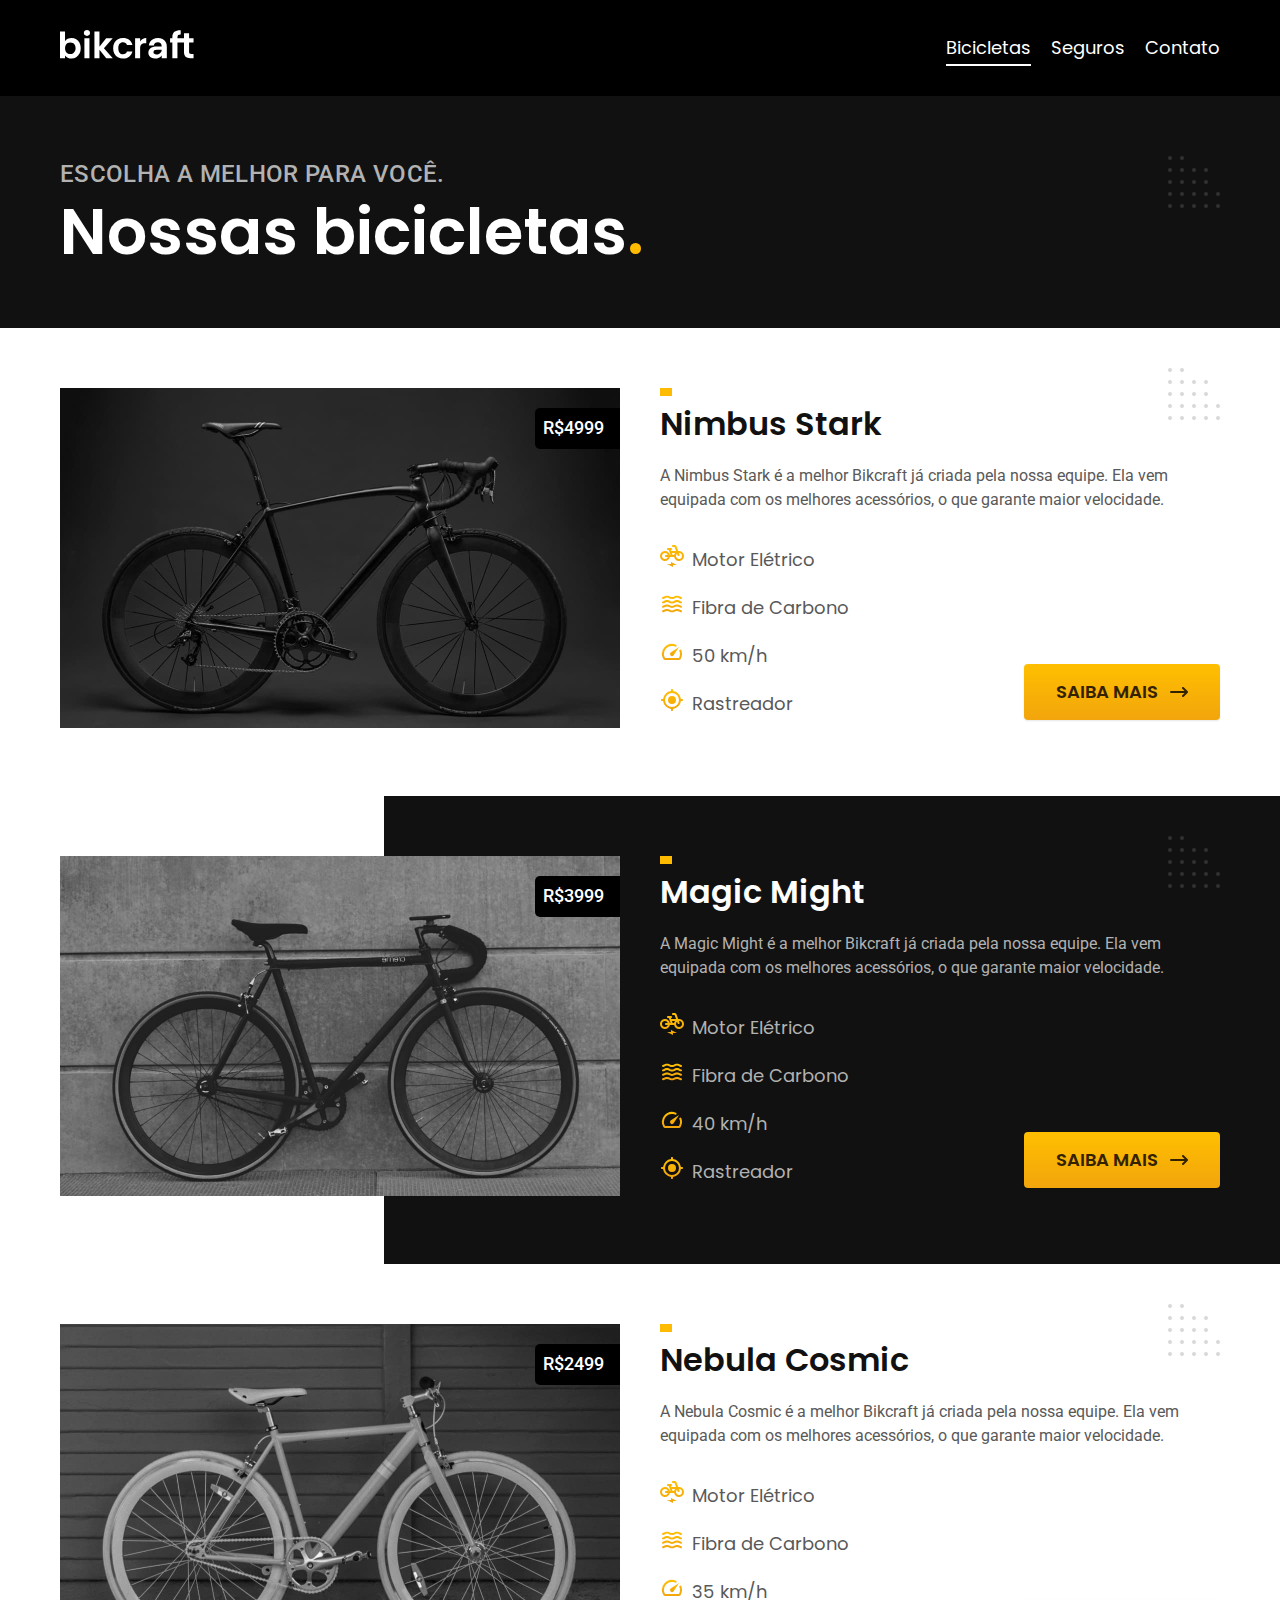
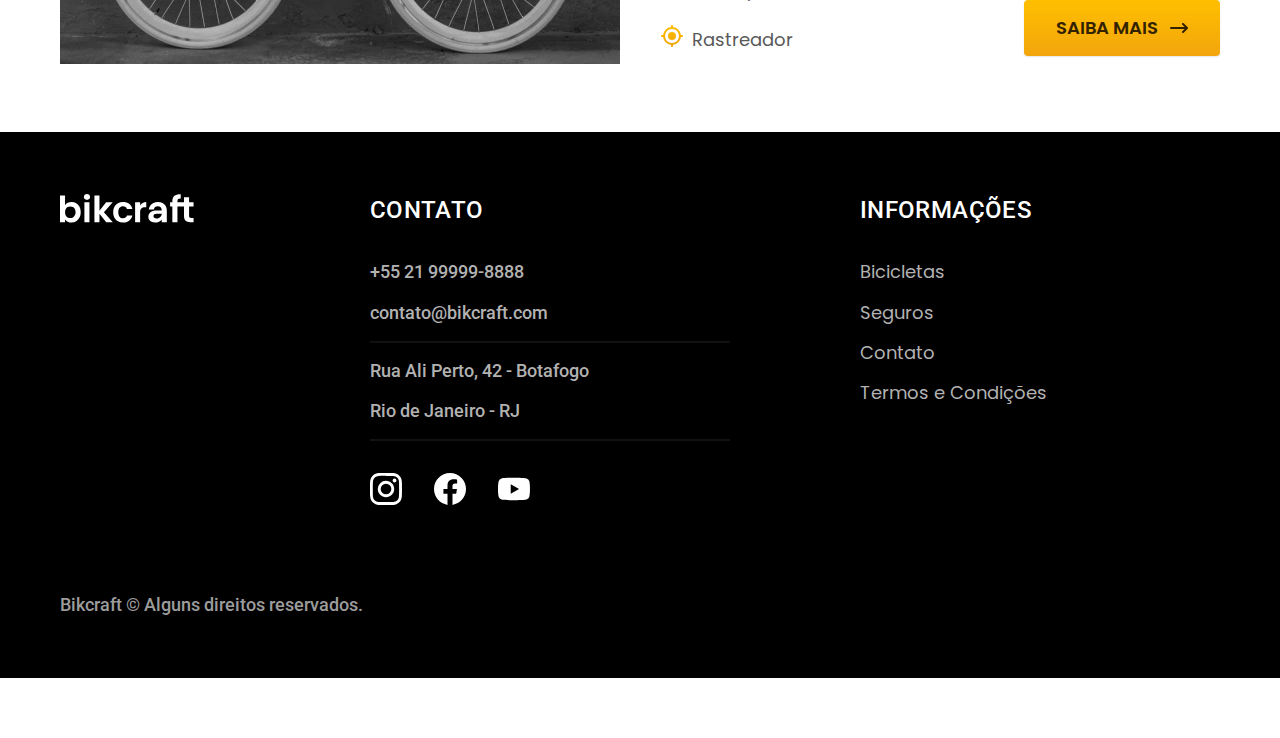
<file: bicicletas.html>
<!DOCTYPE html>
<html lang="pt-br">

<head>
    <meta charset="UTF-8">
    <meta name="description" content="Bicicletas.">
    <meta name="viewport" content="width=device-width, initial-scale=1.0">
    <title>Bicicletas | Bikcraft - Bicicletas Elétricas</title>

    <link rel="icon" href="./favicon.svg" type="image/svg+xml">
    <link rel="preload" href="./css/style.css" as="style">
    <link rel="stylesheet" href="./css/style.css">

    <link rel="preconnect" href="https://fonts.googleapis.com">
    <link rel="preconnect" href="https://fonts.gstatic.com" crossorigin>
    <link href="https://fonts.googleapis.com/css2?family=Merriweather:ital,wght@1,900&family=Poppins:wght@400;600&family=Roboto:wght@400;500&display=swap" rel="stylesheet">
    <script>document.documentElement.classList.add('js');</script>
</head>

<body id="bicicletas">
    <header class="header-bg">
        <div class="header container">
            <a href="./">
                <img src="./img/bikcraft.svg" alt="Bikcraft">
            </a>

            <nav aria-label="primaria">
                <ul class="header-menu font-1-m cor-0">
                    <li><a href="./bicicletas.html">Bicicletas</a></li>
                    <li><a href="./seguros.html">Seguros</a></li>
                    <li><a href="./contato.html">Contato</a></li>
                </ul>
            </nav>
        </div>
    </header>

    <main>
        <div class="titulo-bg">
            <div class="titulo container">
                <p class="font-2-l-b cor-5">Escolha a melhor para você.</p>
                <h1 class="font-1-xxl cor-0">Nossas bicicletas<span class="cor-p1">.</span></h1>
            </div>
        </div>

        <div class="bicicletas-bg">
            <div class="bicicletas container">
                <div class="bicicletas-imagem">
                    <img src="./img/bicicletas/nimbus.jpg" alt="Bicicleta preta">
                    <span class="font-2-m cor-0">R$4999</span>
                </div>
                <div class="bicicletas-conteudo">
                    <h2 class="font-1-xl">Nimbus Stark</h2>
                    <p class="font-2-s cor-8">A Nimbus Stark é a melhor Bikcraft já criada pela nossa equipe. Ela vem equipada com os melhores acessórios, o que garante maior velocidade.</p>
                    <ul class="font-1-m cor-8">
                        <li><img src="./img/icones/eletrica.svg" alt="">Motor Elétrico</li>
                        <li><img src="./img/icones/carbono.svg" alt="">Fibra de Carbono</li>
                        <li><img src="./img/icones/velocidade.svg" alt="">50 km/h</li>
                        <li><img src="./img/icones/rastreador.svg" alt="">Rastreador</li>
                    </ul>
                    <a class="botao seta" href="./bicicletas/nimbus.html">Saiba Mais</a>
                </div>
            </div>
        </div>

        <div class="bicicletas-bg">
            <div class="bicicletas container">
                <div class="bicicletas-imagem">
                    <img src="./img/bicicletas/magic.jpg" alt="Bicicleta preta">
                    <span class="font-2-m cor-0">R$3999</span>
                </div>
                <div class="bicicletas-conteudo">
                    <h2 class="font-1-xl cor-0">Magic Might</h2>
                    <p class="font-2-s cor-5">A Magic Might é a melhor Bikcraft já criada pela nossa equipe. Ela vem equipada com os melhores acessórios, o que garante maior velocidade.</p>
                    <ul class="font-1-m cor-5">
                        <li><img src="./img/icones/eletrica.svg" alt="">Motor Elétrico</li>
                        <li><img src="./img/icones/carbono.svg" alt="">Fibra de Carbono</li>
                        <li><img src="./img/icones/velocidade.svg" alt="">40 km/h</li>
                        <li><img src="./img/icones/rastreador.svg" alt="">Rastreador</li>
                    </ul>
                    <a class="botao seta" href="./bicicletas/magic.html">Saiba Mais</a>
                </div>
            </div>
        </div>

        <div class="bicicletas-bg">
            <div class="bicicletas container">
                <div class="bicicletas-imagem">
                    <img src="./img/bicicletas/nebula.jpg" alt="Bicicleta preta">
                    <span class="font-2-m cor-0">R$2499</span>
                </div>
                <div class="bicicletas-conteudo">
                    <h2 class="font-1-xl">Nebula Cosmic</h2>
                    <p class="font-2-s cor-8">A Nebula Cosmic é a melhor Bikcraft já criada pela nossa equipe. Ela vem equipada com os melhores acessórios, o que garante maior velocidade.</p>
                    <ul class="font-1-m cor-8">
                        <li><img src="./img/icones/eletrica.svg" alt="">Motor Elétrico</li>
                        <li><img src="./img/icones/carbono.svg" alt="">Fibra de Carbono</li>
                        <li><img src="./img/icones/velocidade.svg" alt="">35 km/h</li>
                        <li><img src="./img/icones/rastreador.svg" alt="">Rastreador</li>
                    </ul>
                    <a class="botao seta" href="./bicicletas/nebula.html">Saiba Mais</a>
                </div>
            </div>
        </div>



    </main>

    <footer class="footer-bg">
        <div class="footer container">
            <img src="./img/bikcraft.svg" alt="Bikcraft">

            <div class="footer-contato">
                <h3 class="font-2-l-b cor-0">Contato</h3>
                <ul class="font-2-m cor-5">
                    <li><a href="tel:+552199998888">+55 21 99999-8888</a></li>
                    <li><a href="mailto:contato@bikcraft.com">contato@bikcraft.com</a></li>
                    <li>Rua Ali Perto, 42 - Botafogo</li>
                    <li>Rio de Janeiro - RJ</li>
                </ul>
                <div class="footer-redes">
                    <a href="./"><img src="./img/redes/instagram.svg" alt="Instagram"></a>
                    <a href="./"><img src="./img/redes/facebook.svg" alt="Facebook"></a>
                    <a href="./"><img src="./img/redes/youtube.svg" alt="Youtube"></a>

                </div>
            </div>
            <div class="footer-informacoes">
                <h3 class="font-2-l-b cor-0">Informações</h3>
                <nav>
                    <ul class="font-1-m cor-5">
                        <li><a href="./bicicletas.html">Bicicletas</a></li>
                        <li><a href="./seguros.html">Seguros</a></li>
                        <li><a href="./contato.html">Contato</a></li>
                        <li><a href="./termos.html">Termos e Condições</a></li>
                    </ul>
                </nav>
            </div>
            <p class="footer-copy font-2-m cor-6">Bikcraft © Alguns direitos reservados.</p>
        </div>

    </footer>

    <script src="./js/script.js"></script>
</body>
</file>
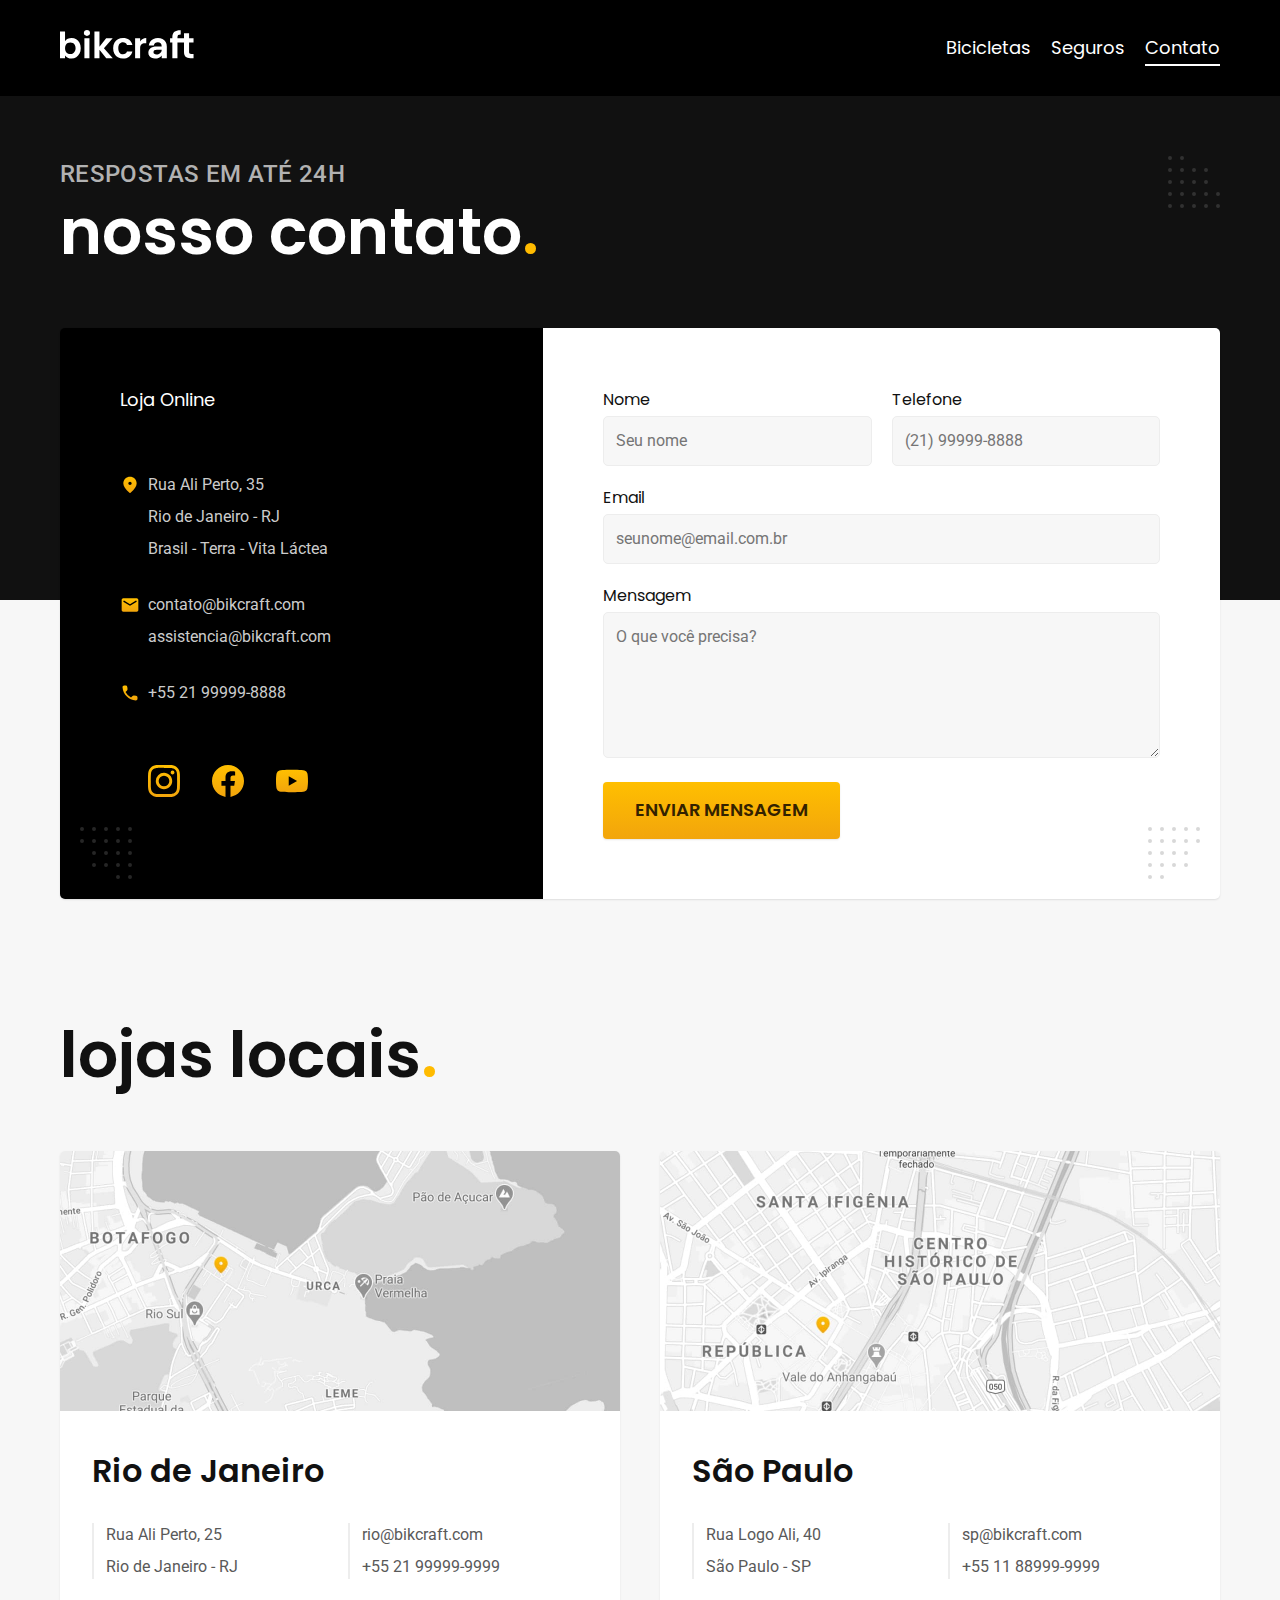
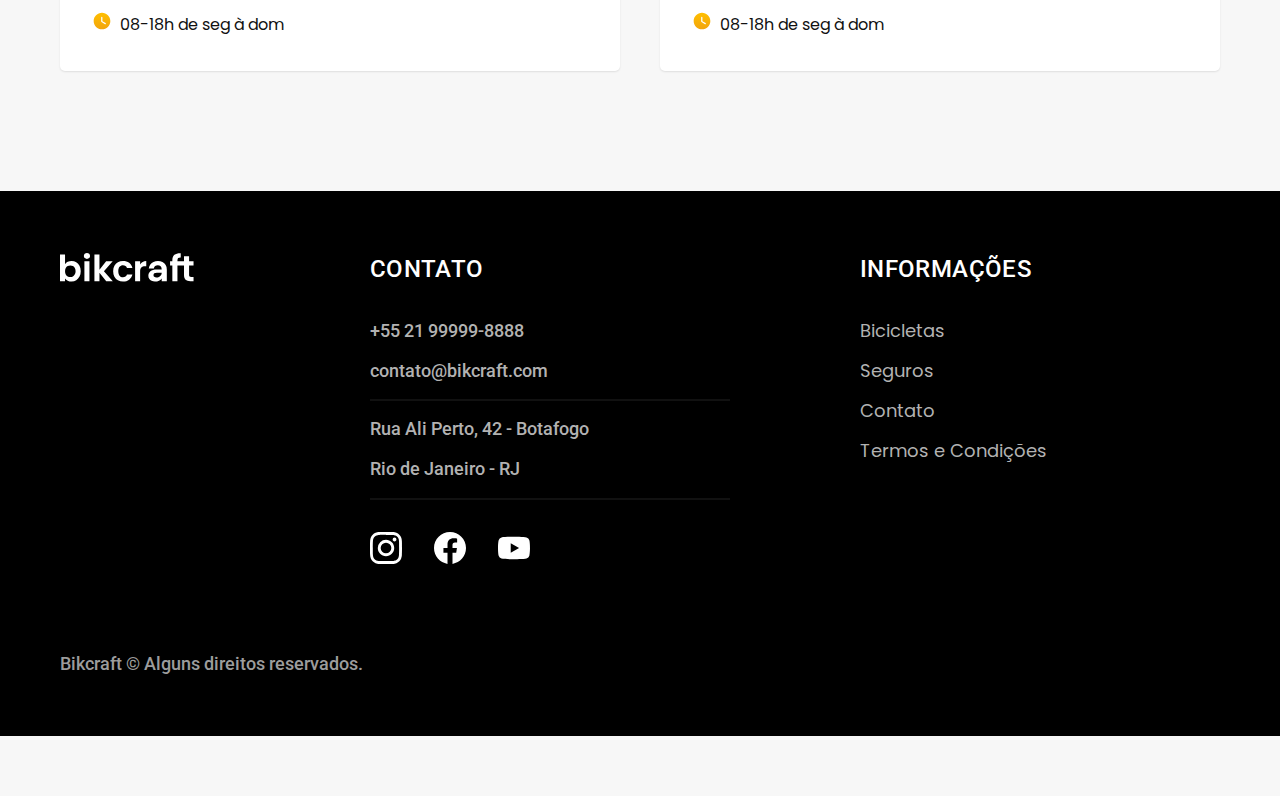
<file: contato.html>
<!DOCTYPE html>
<html lang="pt-br">

<head>
    <meta charset="UTF-8">
    <meta name="description" content="Termos e condições.">
    <meta name="viewport" content="width=device-width, initial-scale=1.0">
    <title>Contato | Bikcraft - Bicicletas Elétricas</title>

    <link rel="icon" href="./favicon.svg" type="image/svg+xml">
    <link rel="preload" href="./css/style.css" as="style">
    <link rel="stylesheet" href="./css/style.css">

    <link rel="preconnect" href="https://fonts.googleapis.com">
    <link rel="preconnect" href="https://fonts.gstatic.com" crossorigin>
    <link href="https://fonts.googleapis.com/css2?family=Merriweather:ital,wght@1,900&family=Poppins:wght@400;600&family=Roboto:wght@400;500&display=swap" rel="stylesheet">
    <script>document.documentElement.classList.add('js');</script>
</head>

<body id="contato">
    <header class="header-bg">
        <div class="header container">
            <a href="./">
                <img src="./img/bikcraft.svg" alt="Bikcraft">
            </a>

            <nav aria-label="primaria">
                <ul class="header-menu font-1-m cor-0">
                    <li><a href="./bicicletas.html">Bicicletas</a></li>
                    <li><a href="./seguros.html">Seguros</a></li>
                    <li><a href="./contato.html">Contato</a></li>
                </ul>
            </nav>
        </div>
    </header>

    <main>
        <div class="titulo-bg">
            <div class="titulo container">
                <p class="font-2-l-b cor-5">Respostas em até 24h</p>
                <h1 class="font-1-xxl cor-0">nosso contato<span class="cor-p1">.</span></h1>
            </div>
        </div>

        <div class="contato container">
            <section class="contato-dados" aria-label="Endereco">
                <h2 class="font-1-m cor-0">Loja Online</h2>
                <div class="contato-endereco font-2-s cor-4">
                    <p>Rua Ali Perto, 35</p>
                    <p>Rio de Janeiro - RJ</p>
                    <p>Brasil - Terra - Vita Láctea</p>
                </div>

                <address class="contato-meios font-2-s cor-4">
                    <a href="mailto:contato@bikcraft.com">contato@bikcraft.com</a>
                    <a href="mailto:assistencia@bikcraft.com">assistencia@bikcraft.com</a>
                    <a href="tel:+552199998888">+55 21 99999-8888</a>
                </address>

                <div class="contato-redes">
                    <a href="./"><img src="./img/redes/instagram-p.svg" alt="Instagram"></a>
                    <a href="./"><img src="./img/redes/facebook-p.svg" alt="Facebook"></a>
                    <a href="./"><img src="./img/redes/youtube-p.svg" alt="Youtube"></a>
                </div>

            </section>

            <section class="contato-formulario" aria-label="Formulário">
                <form class="form" action="./contato.html">
                    <div>
                        <label for="nome">Nome</label>
                        <input type="text" id="nome" name="nome" placeholder="Seu nome">
                    </div>

                    <div>
                        <label for="telefone">Telefone</label>
                        <input type="text" id="telefone" name="telefone" placeholder="(21) 99999-8888">
                    </div>

                    <div class="col-2">
                        <label for="email">Email</label>
                        <input type="text" id="email" name="email" placeholder="seunome@email.com.br" required>
                    </div>

                    <div class="col-2">
                        <label for="mensagem">Mensagem</label>
                        <textarea rows="5" id="mensagem" name="mensagem" placeholder="O que você precisa?"></textarea>
                    </div>

                    <button class="botao col-2">Enviar Mensagem</button>
                </form>
            </section>
        </div>
    </main>

    <article class="lojas container">
        <h2 class="font-1-xxl">lojas locais<span class="cor-p1">.</span></h2>

        <div class="lojas-item">
            <img src="./img/lojas/rj.jpg" alt="mapa marcando o endereo Rua Ali Perto, 25 - Rio de Janeiro - RJ">

            <div class="lojas-conteudo">
                <h3 class="font-1-xl">Rio de Janeiro</h3>
                <div class="lojas-dados font-2-s cor-8">
                    <p>Rua Ali Perto, 25</p>
                    <p>Rio de Janeiro - RJ</p>
                </div>

                <div class="lojas-dados font-2-s cor-8">
                    <a href="mailto:rio@bikcraft.com">rio@bikcraft.com</a>
                    <a href="tel:+552199999-9999">+55 21 99999-9999</a>
                </div>

                <p class="lojas-horario font-1-s"><img src="./img/icones/horario.svg" alt=""> 08-18h de seg à dom</p>
            </div>
        </div>

        <div class="lojas-item">
            <img src="./img/lojas/sp.jpg" alt="mapa marcando o endereo Rua Logo Ali, 40 - São Paulo - SP">

            <div class="lojas-conteudo">
                <h3 class="font-1-xl">São Paulo</h3>
                <div class="lojas-dados font-2-s cor-8">
                    <p>Rua Logo Ali, 40</p>
                    <p>São Paulo - SP</p>
                </div>

                <div class="lojas-dados font-2-s cor-8">
                    <a href="mailto:sp@bikcraft.com">sp@bikcraft.com</a>
                    <a href="tel:+552199999-9999">+55 11 88999-9999</a>
                </div>

                <p class="lojas-horario font-1-s"><img src="./img/icones/horario.svg" alt=""> 08-18h de seg à dom</p>
            </div>
        </div>


    </article>

    <footer class="footer-bg">
        <div class="footer container">
            <img src="./img/bikcraft.svg" alt="Bikcraft">

            <div class="footer-contato">
                <h3 class="font-2-l-b cor-0">Contato</h3>
                <ul class="font-2-m cor-5">
                    <li><a href="tel:+552199998888">+55 21 99999-8888</a></li>
                    <li><a href="mailto:contato@bikcraft.com">contato@bikcraft.com</a></li>
                    <li>Rua Ali Perto, 42 - Botafogo</li>
                    <li>Rio de Janeiro - RJ</li>
                </ul>
                <div class="footer-redes">
                    <a href="./"><img src="./img/redes/instagram.svg" alt="Instagram"></a>
                    <a href="./"><img src="./img/redes/facebook.svg" alt="Facebook"></a>
                    <a href="./"><img src="./img/redes/youtube.svg" alt="Youtube"></a>
                </div>
            </div>
            <div class="footer-informacoes">
                <h3 class="font-2-l-b cor-0">Informações</h3>
                <nav>
                    <ul class="font-1-m cor-5">
                        <li><a href="./bicicletas.html">Bicicletas</a></li>
                        <li><a href="./seguros.html">Seguros</a></li>
                        <li><a href="./contato.html">Contato</a></li>
                        <li><a href="./termos.html">Termos e Condições</a></li>
                    </ul>
                </nav>
            </div>
            <p class="footer-copy font-2-m cor-6">Bikcraft © Alguns direitos reservados.</p>
        </div>

    </footer>

    <script src="./js/script.js"></script>
</body>
</file>
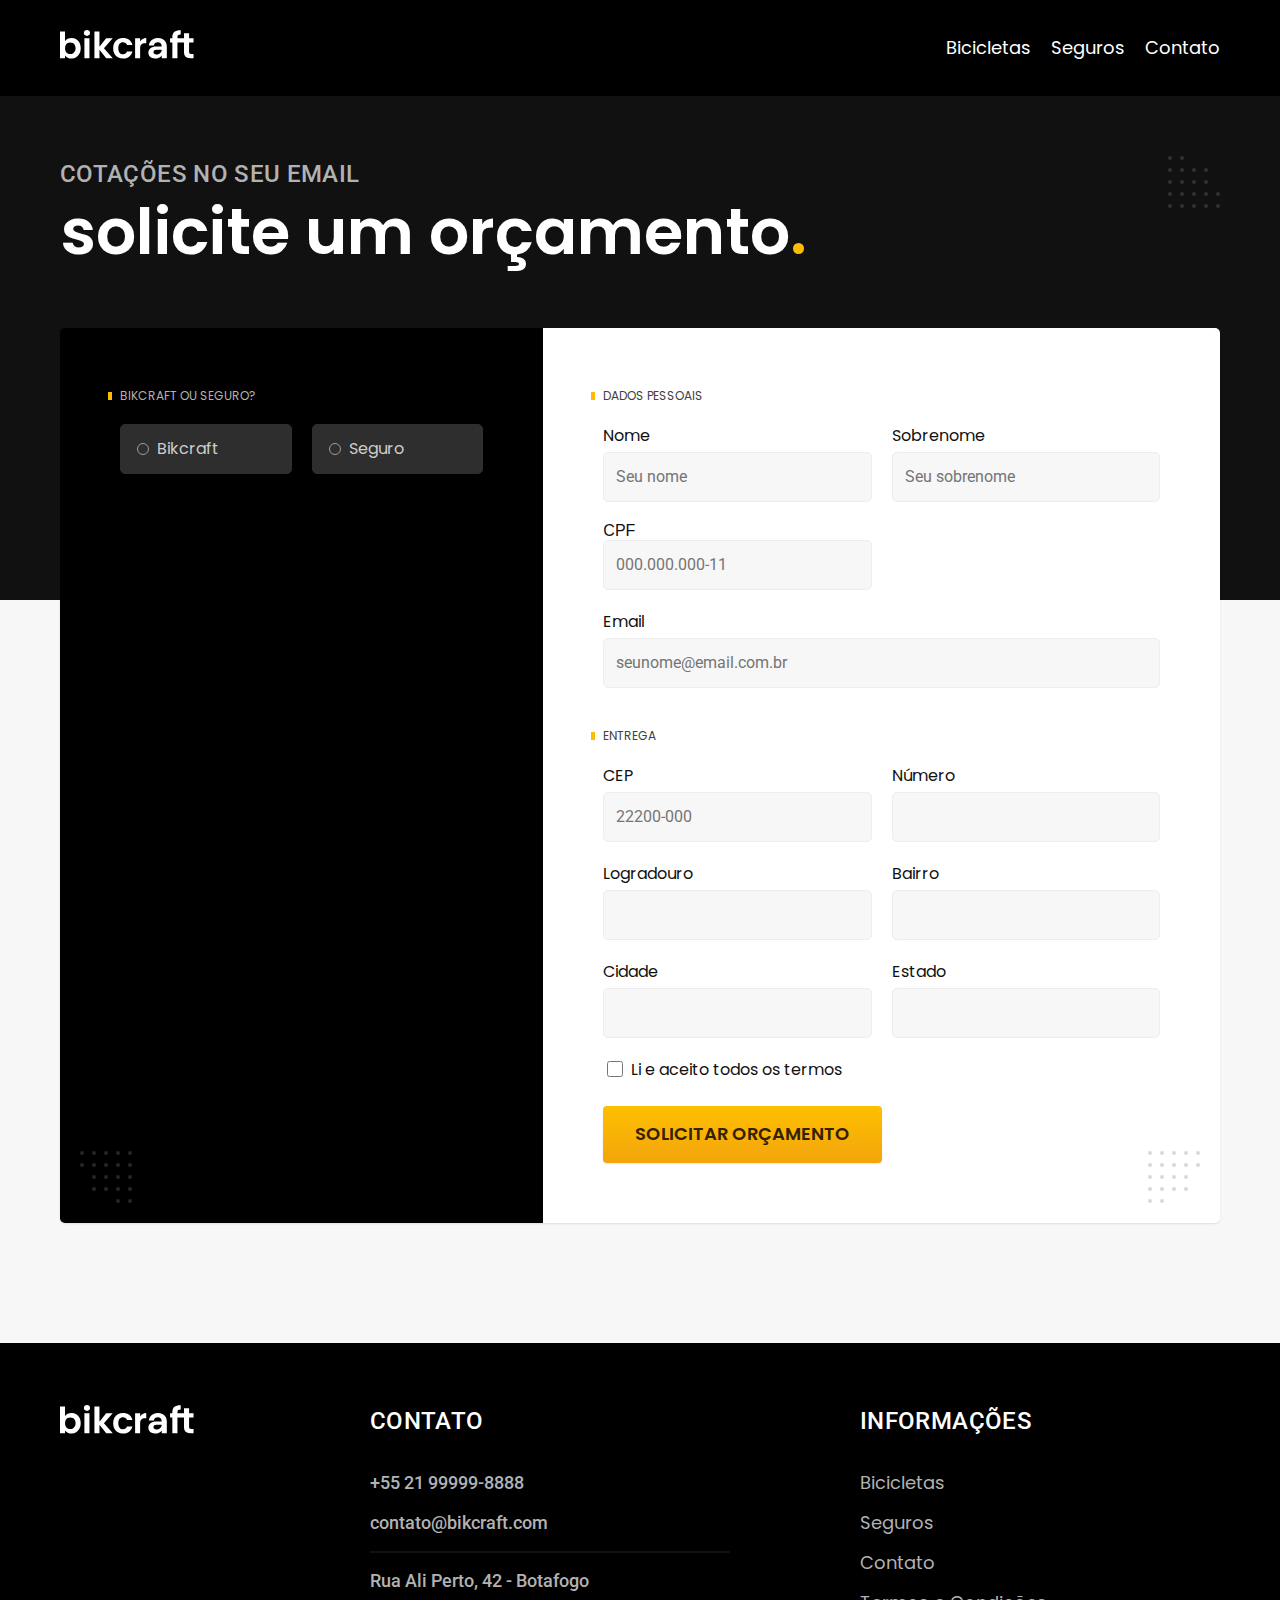
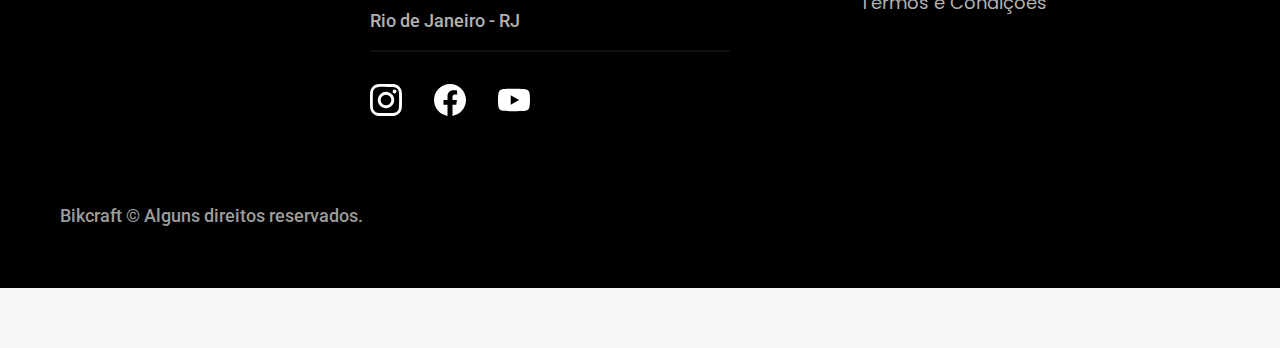
<file: orcamento.html>
<!DOCTYPE html>
<html lang="pt-br">

<head>
    <meta charset="UTF-8">
    <meta name="description" content="Orçamento.">
    <meta name="viewport" content="width=device-width, initial-scale=1.0">
    <title>Orçamento | Bikcraft - Bicicletas Elétricas</title>

    <link rel="icon" href="./favicon.svg" type="image/svg+xml">
    <link rel="preload" href="./css/style.css" as="style">
    <link rel="stylesheet" href="./css/style.css">

    <link rel="preconnect" href="https://fonts.googleapis.com">
    <link rel="preconnect" href="https://fonts.gstatic.com" crossorigin>
    <link href="https://fonts.googleapis.com/css2?family=Merriweather:ital,wght@1,900&family=Poppins:wght@400;600&family=Roboto:wght@400;500&display=swap" rel="stylesheet">
    <script>document.documentElement.classList.add('js');</script>
</head>

<body id="orcamento">
    <header class="header-bg">
        <div class="header container">
            <a href="./">
                <img src="./img/bikcraft.svg" alt="Bikcraft">
            </a>

            <nav aria-label="primaria">
                <ul class="header-menu font-1-m cor-0">
                    <li><a href="./bicicletas.html">Bicicletas</a></li>
                    <li><a href="./seguros.html">Seguros</a></li>
                    <li><a href="./contato.html">Contato</a></li>
                </ul>
            </nav>
        </div>
    </header>

    <main>
        <div class="titulo-bg">
            <div class="titulo container">
                <p class="font-2-l-b cor-5">Cotações no seu email</p>
                <h1 class="font-1-xxl cor-0">solicite um orçamento<span class="cor-p1">.</span></h1>
            </div>
        </div>

        <form class="orcamento container" action="./">
            <div class="orcamento-produto">
                <h2 class="font-1-xs cor-5">Bikcraft ou seguro?</h2>

                <input type="radio" name="tipo" value="bikcraft" id="bikcraft">
                <label for="bikcraft">Bikcraft</label>

                <input type="radio" name="tipo" value="seguro" id="seguro">
                <label for="seguro">Seguro</label>

                <div class="orcamento-conteudo" id="orcamento-bikcraft">
                    <h2 class="font-1-xs cor-5">Escolha a sua:</h2>

                    <input type="radio" name="produto" value="nimbus" id="nimbus">
                    <label for="nimbus">Nimbus Stark<span>R$ 4999</span></label>
                    <div class="orcamento-detalhes">
                        <ul class="font-1-xs cor-8">
                            <li><img src="./img/icones/eletrica.svg" alt="">Motor Elétrico</li>
                            <li><img src="./img/icones/carbono.svg" alt="">Fibra de Carbono</li>
                            <li><img src="./img/icones/velocidade.svg" alt="">50km/h</li>
                            <li><img src="./img/icones/rastreador.svg" alt="">Rastreador</li>
                        </ul>
                        <img src="./img/bicicletas/nimbus.jpg" alt="Bicicleta preta">
                    </div>

                    <input type="radio" name="produto" value="magic" id="magic">
                    <label for="magic">Magic Might<span>R$ 3999</span></label>
                    <div class="orcamento-detalhes">
                        <ul class="font-1-xs cor-8">
                            <li><img src="./img/icones/eletrica.svg" alt="">Motor Elétrico</li>
                            <li><img src="./img/icones/carbono.svg" alt="">Fibra de Carbono</li>
                            <li><img src="./img/icones/velocidade.svg" alt="">40km/h</li>
                            <li><img src="./img/icones/rastreador.svg" alt="">Rastreador</li>
                        </ul>
                        <img src="./img/bicicletas/magic.jpg" alt="Bicicleta preta">
                    </div>

                    <input type="radio" name="produto" value="nebula" id="nebula">
                    <label for="nebula">Nebula Cosmic<span>R$ 2499</span></label>
                    <div class="orcamento-detalhes">
                        <ul class="font-1-xs cor-8">
                            <li><img src="./img/icones/eletrica.svg" alt="">Motor Elétrico</li>
                            <li><img src="./img/icones/carbono.svg" alt="">Fibra de Carbono</li>
                            <li><img src="./img/icones/velocidade.svg" alt="">35km/h</li>
                            <li><img src="./img/icones/rastreador.svg" alt="">Rastreador</li>
                        </ul>
                        <img src="./img/bicicletas/nebula.jpg" alt="Bicicleta branca">
                    </div>
                </div>

                <div class="orcamento-conteudo" id="orcamento-seguro">
                    <h2 class="font-1-xs cor-5">Escolha o plano:</h2>

                    <input type="radio" name="produto" value="prata" id="prata">
                    <label for="prata">Prata<span>R$ 199</span></label>

                    <input type="radio" name="produto" value="ouro" id="ouro">
                    <label for="ouro">Ouro<span>R$ 299</span></label>

                </div>
            </div>

            <div class="orcamento-dados form">
                <h2 class="font-1-xs cor-9 col-2">dados pessoais</h2>
                <div>
                    <label for="nome">Nome</label>
                    <input type="text" id="nome" name="nome" placeholder="Seu nome">
                </div>

                <div>
                    <label for="nome">Sobrenome</label>
                    <input type="text" id="sobrenome" name="sobrenome" placeholder="Seu sobrenome">
                </div>

                <div class="col-2>
                    <label for=" nome">CPF</label>
                    <input type="text" id="cpf" name="cpf" placeholder="000.000.000-11">
                </div>

                <div class="col-2">
                    <label for="email">Email</label>
                    <input type="email" id="email" name="email" placeholder="seunome@email.com.br" required>
                </div>

                <h2 class="font-1-xs cor-9 col-2">entrega</h2>
                <div>
                    <label for="cep">CEP</label>
                    <input type="text" id="cep" name="cep" placeholder="22200-000">
                </div>

                <div>
                    <label for="numero">Número</label>
                    <input type="text" id="numero" name="numero">
                </div>

                <div>
                    <label for="logradouro">Logradouro</label>
                    <input type="text" id="logradouro" name="logradouro">
                </div>

                <div>
                    <label for="bairro">Bairro</label>
                    <input type="text" id="bairro" name="bairro">
                </div>

                <div>
                    <label for="cidade">Cidade</label>
                    <input type="text" id="cidade" name="cidade">
                </div>

                <div>
                    <label for="estado">Estado</label>
                    <input type="text" id="estado" name="estado">
                </div>

                <div class="checkbox">
                    <input type="checkbox" id="check-box" />
                    <label for="check-box">Li e aceito todos os termos</label>
                </div>

                <button class="botao col-2">Solicitar Orçamento</button>

            </div>

        </form>

    </main>

    <footer class="footer-bg">
        <div class="footer container">
            <img src="./img/bikcraft.svg" alt="Bikcraft">

            <div class="footer-contato">
                <h3 class="font-2-l-b cor-0">Contato</h3>
                <ul class="font-2-m cor-5">
                    <li><a href="tel:+552199998888">+55 21 99999-8888</a></li>
                    <li><a href="mailto:contato@bikcraft.com">contato@bikcraft.com</a></li>
                    <li>Rua Ali Perto, 42 - Botafogo</li>
                    <li>Rio de Janeiro - RJ</li>
                </ul>
                <div class="footer-redes">
                    <a href="./"><img src="./img/redes/instagram.svg" alt="Instagram"></a>
                    <a href="./"><img src="./img/redes/facebook.svg" alt="Facebook"></a>
                    <a href="./"><img src="./img/redes/youtube.svg" alt="Youtube"></a>

                </div>
            </div>
            <div class="footer-informacoes">
                <h3 class="font-2-l-b cor-0">Informações</h3>
                <nav>
                    <ul class="font-1-m cor-5">
                        <li><a href="./bicicletas.html">Bicicletas</a></li>
                        <li><a href="./seguros.html">Seguros</a></li>
                        <li><a href="./contato.html">Contato</a></li>
                        <li><a href="./termos.html">Termos e Condições</a></li>
                    </ul>
                </nav>
            </div>
            <p class="footer-copy font-2-m cor-6">Bikcraft © Alguns direitos reservados.</p>
        </div>

    </footer>

    <script src="./js/script.js"></script>
</body>
</file>
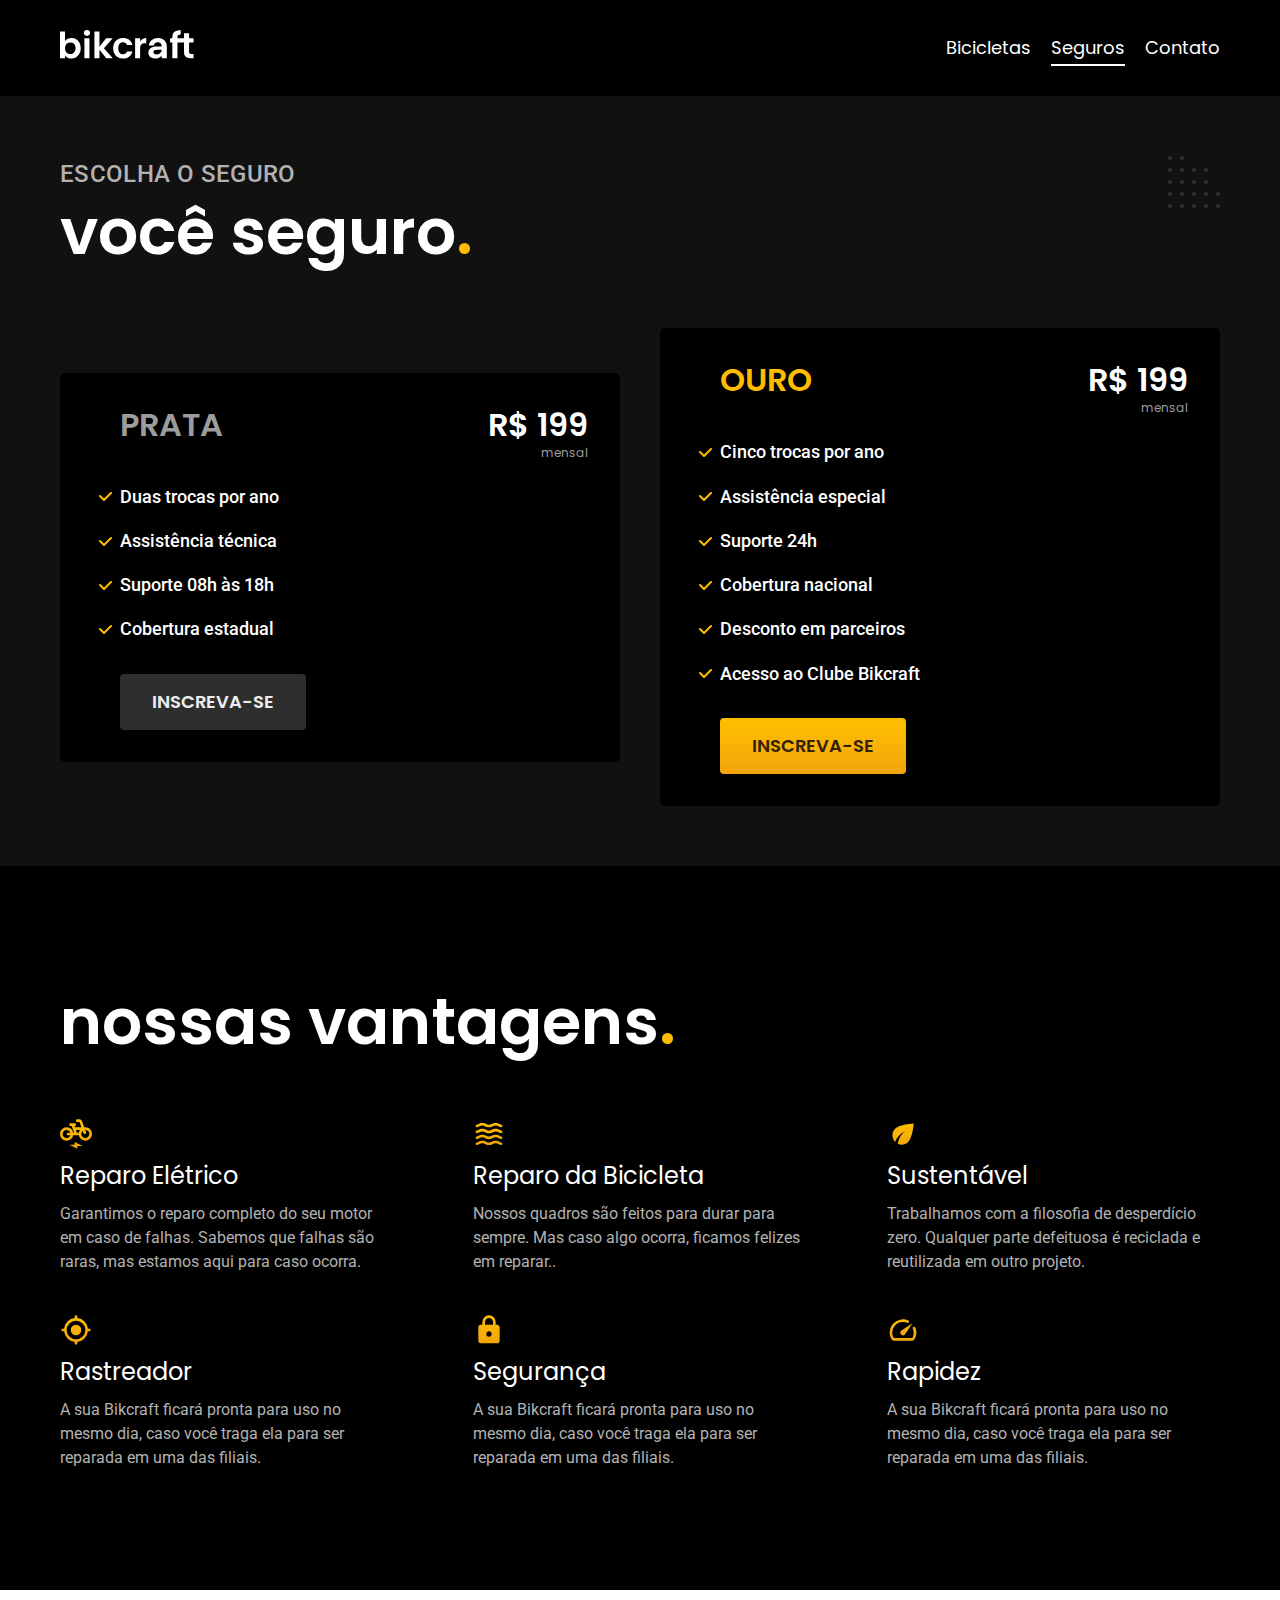
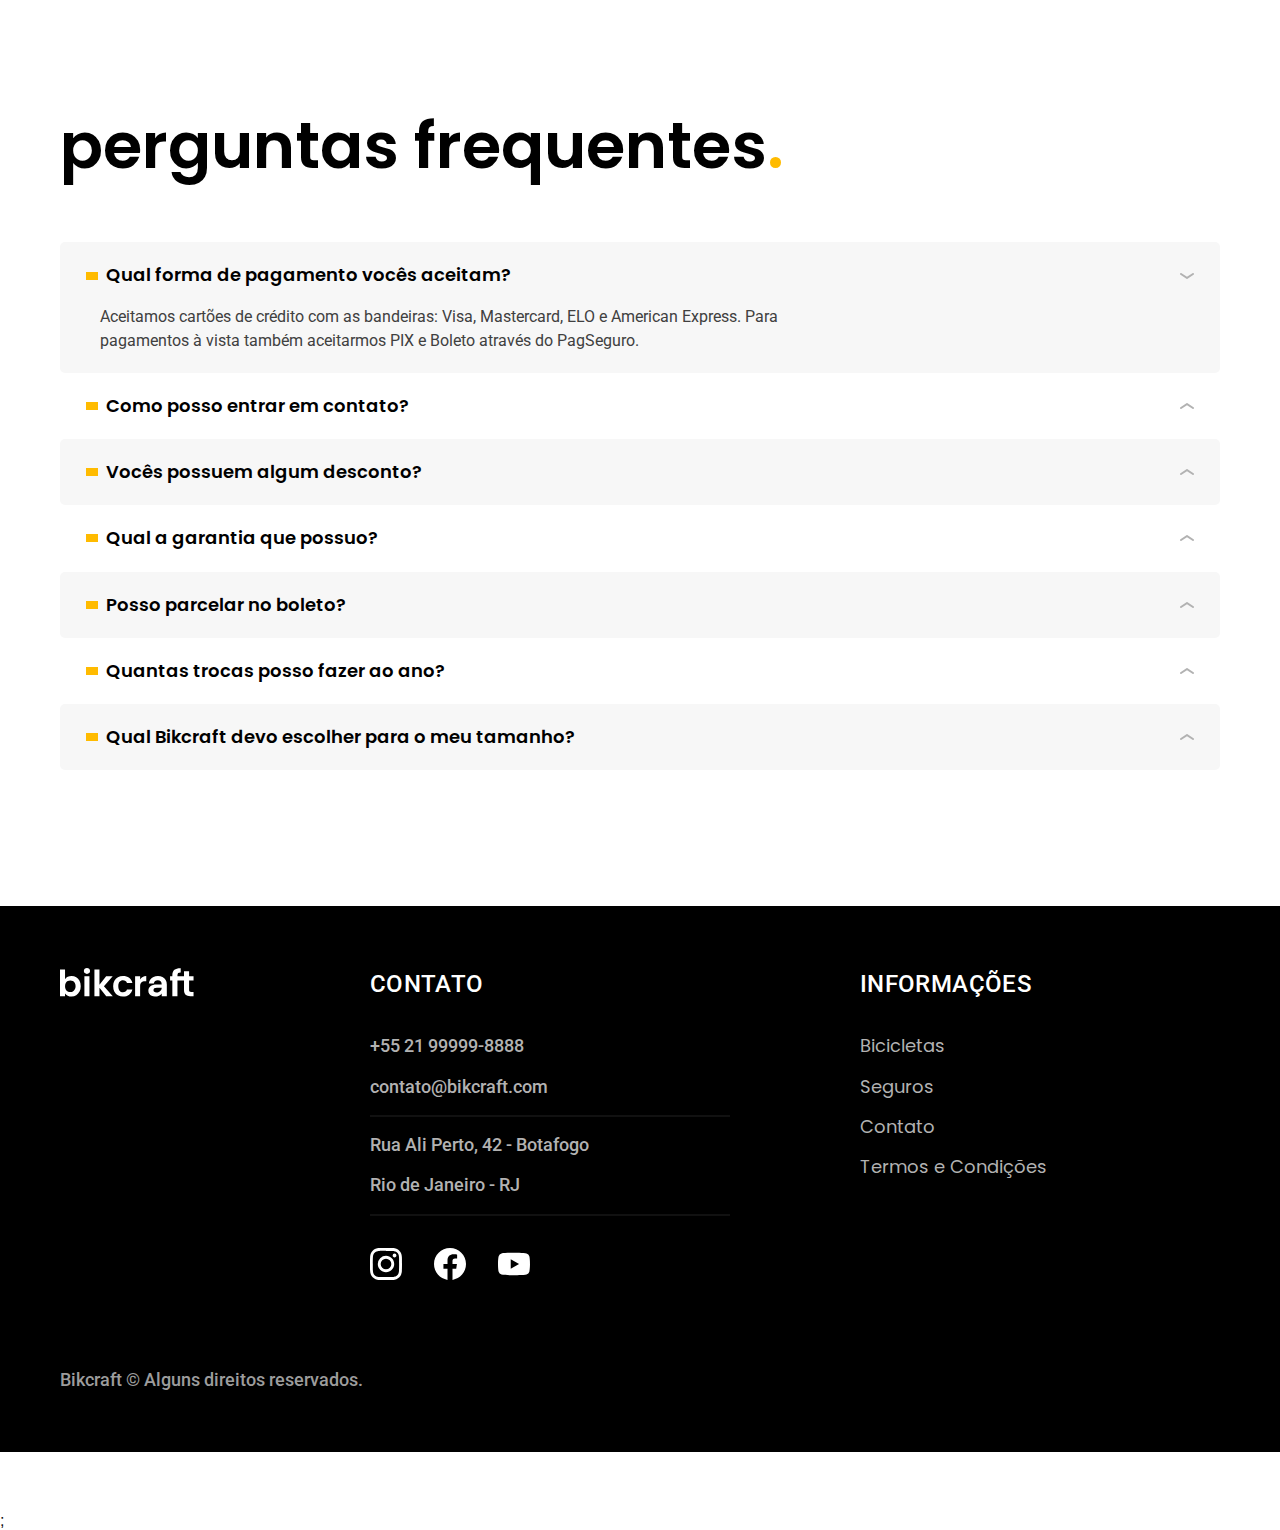
<file: seguros.html>
<!DOCTYPE html>
<html lang="pt-br">

<head>
    <meta charset="UTF-8">
    <meta name="description" content="Seguros.">
    <meta name="viewport" content="width=device-width, initial-scale=1.0">
    <title>Seguros | Bikcraft - Bicicletas Elétricas</title>

    <link rel="icon" href="./favicon.svg" type="image/svg+xml">
    <link rel="preload" href="./css/style.css" as="style">
    <link rel="stylesheet" href="./css/style.css">

    <link rel="preconnect" href="https://fonts.googleapis.com">
    <link rel="preconnect" href="https://fonts.gstatic.com" crossorigin>
    <link href="https://fonts.googleapis.com/css2?family=Merriweather:ital,wght@1,900&family=Poppins:wght@400;600&family=Roboto:wght@400;500&display=swap" rel="stylesheet">
    <script>document.documentElement.classList.add('js');</script>
</head>

<body id="seguros">
    <header class="header-bg">
        <div class="header container">
            <a href="./">
                <img src="./img/bikcraft.svg" alt="Bikcraft">
            </a>

            <nav aria-label="primaria">
                <ul class="header-menu font-1-m cor-0">
                    <li><a href="./bicicletas.html">Bicicletas</a></li>
                    <li><a href="./seguros.html">Seguros</a></li>
                    <li><a href="./contato.html">Contato</a></li>
                </ul>
            </nav>
        </div>
    </header>

    <main class="seguros-bg">
        <div class="titulo-bg">
            <div class="titulo container">
                <p class="font-2-l-b cor-5">escolha o seguro</p>
                <h1 class="font-1-xxl cor-0">você seguro<span class="cor-p1">.</span></h1>
            </div>
        </div>

        <div class="seguros container">

            <div class="seguros-item fadeInLeft" data-anime="200">
                <h3 class="font-1-xl cor-6">PRATA</h3>
                <span class="font-1-xl cor-0">R$ 199 <span class="font-1-xs cor-6">mensal</span></span>
                <ul class="font-2-m cor-0">
                    <li>Duas trocas por ano</li>
                    <li>Assistência técnica</li>
                    <li>Suporte 08h às 18h</li>
                    <li>Cobertura estadual</li>
                </ul>
                <a class="botao secundario" href="./orcamento.html?tipo=seguro&produto=prata">Inscreva-se</a>
            </div>

            <div class="seguros-item fadeInRight" data-anime="400">
                <h3 class="font-1-xl cor-p1">OURO</h3>
                <span class="font-1-xl cor-0">R$ 199 <span class="font-1-xs cor-6">mensal</span></span>
                <ul class="font-2-m cor-0">
                    <li>Cinco trocas por ano</li>
                    <li>Assistência especial</li>
                    <li>Suporte 24h</li>
                    <li>Cobertura nacional</li>
                    <li>Desconto em parceiros</li>
                    <li>Acesso ao Clube Bikcraft</li>
                </ul>
                <a class="botao" href="./orcamento.html?tipo=seguro&produto=ouro">Inscreva-se</a>
            </div>
        </div>

    </main>

    <article class="vantagens-bg">
        <div class="vantagens container">
            <h2 class="font-1-xxl cor-0">nossas vantagens<span class="cor-p1">.</span></h2>

            <ul>
                <li>
                    <img src="./img/icones/eletrica.svg" alt="">
                    <h3 class="font-1-l cor-0">Reparo Elétrico</h3>
                    <p class="font-2-s cor-5">Garantimos o reparo completo do seu motor em caso de falhas. Sabemos que falhas são raras, mas estamos aqui para caso ocorra.</p>
                </li>

                <li>
                    <img src="./img/icones/carbono.svg" alt="">
                    <h3 class="font-1-l cor-0">Reparo da Bicicleta</h3>
                    <p class="font-2-s cor-5">Nossos quadros são feitos para durar para sempre. Mas caso algo ocorra, ficamos felizes em reparar..</p>
                </li>

                <li>
                    <img src="./img/icones/sustentavel.svg" alt="">
                    <h3 class="font-1-l cor-0">Sustentável</h3>
                    <p class="font-2-s cor-5">Trabalhamos com a filosofia de desperdício zero. Qualquer parte defeituosa é reciclada e reutilizada em outro projeto.</p>
                </li>

                <li>
                    <img src="./img/icones/rastreador.svg" alt="">
                    <h3 class="font-1-l cor-0">Rastreador</h3>
                    <p class="font-2-s cor-5">A sua Bikcraft ficará pronta para uso no mesmo dia, caso você traga ela para ser reparada em uma das filiais.</p>
                </li>

                <li>
                    <img src="./img/icones/seguro.svg" alt="">
                    <h3 class="font-1-l cor-0">Segurança</h3>
                    <p class="font-2-s cor-5">A sua Bikcraft ficará pronta para uso no mesmo dia, caso você traga ela para ser reparada em uma das filiais.</p>
                </li>

                <li>
                    <img src="./img/icones/velocidade.svg" alt="">
                    <h3 class="font-1-l cor-0">Rapidez</h3>
                    <p class="font-2-s cor-5">A sua Bikcraft ficará pronta para uso no mesmo dia, caso você traga ela para ser reparada em uma das filiais.</p>
                </li>
            </ul>
        </div>

    </article>

    <article class="perguntas container">
        <h2 class="font-1-xxl cor-12">perguntas frequentes<span class="cor-p1">.</span></h2>

        <dl>
            <!– lista de definição –>
                <div>
                    <dt><button class="font-1-m-b" aria-controls="pergunta1" aria-expanded="true">Qual forma de pagamento vocês aceitam?</button></dt>
                    <!– pergunta –>
                        <dd id="pergunta1" class="font-2-s cor-9 ativa">Aceitamos cartões de crédito com as bandeiras: Visa, Mastercard, ELO e American Express. Para pagamentos à vista também aceitarmos PIX e Boleto através do PagSeguro.</dd>
                        <!– resposta –>
                </div>

                <div>
                    <dt><button class="font-1-m-b" aria-controls="pergunta2" aria-expanded="false">Como posso entrar em contato?</button></dt>
                    <!– pergunta –>
                        <dd id="pergunta2" class="font-2-s cor-9">Esta é uma resposta padrão que serve apenas de exemplo. O texto tem algumas linhas para que possamos ver como ficaria em uma situação real. Não esquecer de colocar as respostas corretas ao subir o site no servidor. </dd>
                        <!– resposta –>
                </div>

                <div>
                    <dt><button class="font-1-m-b" aria-controls="pergunta3" aria-expanded="false">Vocês possuem algum desconto?</button></dt>
                    <!– pergunta –>
                        <dd id="pergunta3" class="font-2-s cor-9">Esta é uma resposta padrão que serve apenas de exemplo. O texto tem algumas linhas para que possamos ver como ficaria em uma situação real. Não esquecer de colocar as respostas corretas ao subir o site no servidor. </dd>
                        <!– resposta –>
                </div>

                <div>
                    <dt><button class="font-1-m-b" aria-controls="pergunta4" aria-expanded="false">Qual a garantia que possuo?</button></dt>
                    <!– pergunta –>
                        <dd id="pergunta4" class="font-2-s cor-9">Esta é uma resposta padrão que serve apenas de exemplo. O texto tem algumas linhas para que possamos ver como ficaria em uma situação real. Não esquecer de colocar as respostas corretas ao subir o site no servidor.</dd>
                        <!– resposta –>
                </div>

                <div>
                    <dt><button class="font-1-m-b" aria-controls="pergunta5" aria-expanded="false">Posso parcelar no boleto?</button></dt>
                    <!– pergunta –>
                        <dd id="pergunta5" class="font-2-s cor-9">Esta é uma resposta padrão que serve apenas de exemplo. O texto tem algumas linhas para que possamos ver como ficaria em uma situação real. Não esquecer de colocar as respostas corretas ao subir o site no servidor.</dd>
                        <!– resposta –>
                </div>

                <div>
                    <dt><button class="font-1-m-b" aria-controls="pergunta6" aria-expanded="false">Quantas trocas posso fazer ao ano?</button></dt>
                    <!– pergunta –>
                        <dd id="pergunta6" class="font-2-s cor-9">Esta é uma resposta padrão que serve apenas de exemplo. O texto tem algumas linhas para que possamos ver como ficaria em uma situação real. Não esquecer de colocar as respostas corretas ao subir o site no servidor.</dd>
                        <!– resposta –>
                </div>

                <div>
                    <dt><button class="font-1-m-b" aria-controls="pergunta7" aria-expanded="false">Qual Bikcraft devo escolher para o meu tamanho?</button></dt>
                    <!– pergunta –>
                        <dd id="pergunta7" class="font-2-s cor-9">Esta é uma resposta padrão que serve apenas de exemplo. O texto tem algumas linhas para que possamos ver como ficaria em uma situação real. Não esquecer de colocar as respostas corretas ao subir o site no servidor.</dd>
                        <!– resposta –>
                </div>
        </dl>

    </article>

    <footer class="footer-bg">
        <div class="footer container">
            <img src="./img/bikcraft.svg" alt="Bikcraft">

            <div class="footer-contato">
                <h3 class="font-2-l-b cor-0">Contato</h3>
                <ul class="font-2-m cor-5">
                    <li><a href="tel:+552199998888">+55 21 99999-8888</a></li>
                    <li><a href="mailto:contato@bikcraft.com">contato@bikcraft.com</a></li>
                    <li>Rua Ali Perto, 42 - Botafogo</li>
                    <li>Rio de Janeiro - RJ</li>
                </ul>
                <div class="footer-redes">
                    <a href="./"><img src="./img/redes/instagram.svg" alt="Instagram"></a>
                    <a href="./"><img src="./img/redes/facebook.svg" alt="Facebook"></a>
                    <a href="./"><img src="./img/redes/youtube.svg" alt="Youtube"></a>

                </div>
            </div>
            <div class="footer-informacoes">
                <h3 class="font-2-l-b cor-0">Informações</h3>
                <nav>
                    <ul class="font-1-m cor-5">
                        <li><a href="./bicicletas.html">Bicicletas</a></li>
                        <li><a href="./seguros.html">Seguros</a></li>
                        <li><a href="./contato.html">Contato</a></li>
                        <li><a href="./termos.html">Termos e Condições</a></li>
                    </ul>
                </nav>
            </div>
            <p class="footer-copy font-2-m cor-6">Bikcraft © Alguns direitos reservados.</p>
        </div>

    </footer>

    <script src="./js/plugins/simple-anime.js"></script>;
    <script src="./js/script.js"></script>
</body>
</file>
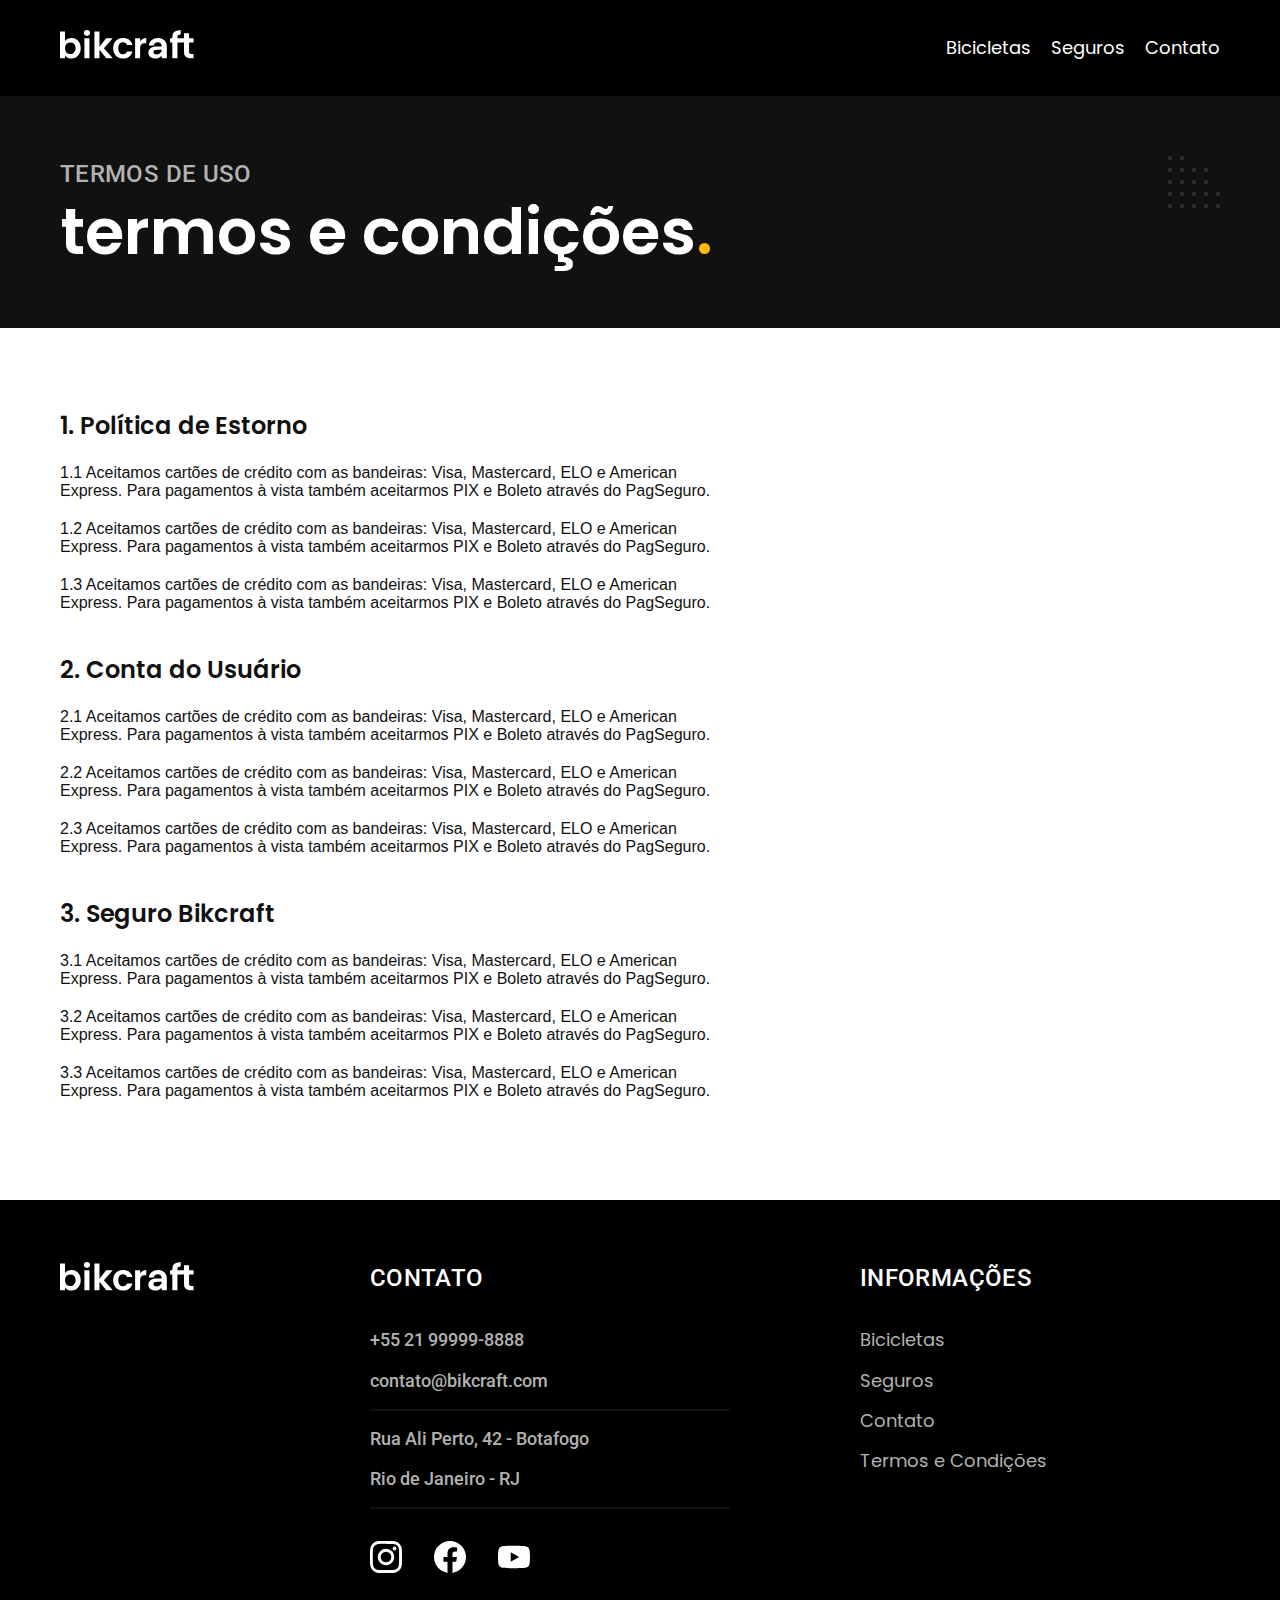
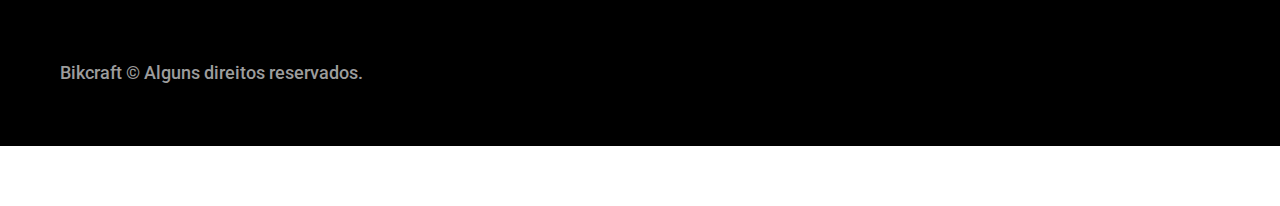
<file: termos.html>
<!DOCTYPE html>
<html lang="pt-br">

<head>
    <meta charset="UTF-8">
    <meta name="description" content="Termos e condições.">
    <meta name="viewport" content="width=device-width, initial-scale=1.0">
    <title>Termos e condições | Bikcraft - Bicicletas Elétricas</title>

    <link rel="icon" href="./favicon.svg" type="image/svg+xml">
    <link rel="preload" href="./css/style.css" as="style">
    <link rel="stylesheet" href="./css/style.css">

    <link rel="preconnect" href="https://fonts.googleapis.com">
    <link rel="preconnect" href="https://fonts.gstatic.com" crossorigin>
    <link href="https://fonts.googleapis.com/css2?family=Merriweather:ital,wght@1,900&family=Poppins:wght@400;600&family=Roboto:wght@400;500&display=swap" rel="stylesheet">
    <script>document.documentElement.classList.add('js');</script>
</head>

<body id="termos">
    <header class="header-bg">
        <div class="header container">
            <a href="./">
                <img src="./img/bikcraft.svg" alt="Bikcraft">
            </a>

            <nav aria-label="primaria">
                <ul class="header-menu font-1-m cor-0">
                    <li><a href="./bicicletas.html">Bicicletas</a></li>
                    <li><a href="./seguros.html">Seguros</a></li>
                    <li><a href="./contato.html">Contato</a></li>
                </ul>
            </nav>
        </div>
    </header>

    <main>
        <div class="titulo-bg">
            <div class="titulo container">
                <p class="font-2-l-b cor-5">Termos de uso</p>
                <h1 class="font-1-xxl cor-0">termos e condições<span class="cor-p1">.</span></h1>

            </div>

        </div>

        <div class="termos container class=" font-2-s cor-10"">
            <h2 class="font-1-l cor-11">1. Política de Estorno</h2>
            <p>1.1 Aceitamos cartões de crédito com as bandeiras: Visa, Mastercard, ELO e American Express. Para pagamentos à vista também aceitarmos PIX e Boleto através do PagSeguro.</p>
            <p>1.2 Aceitamos cartões de crédito com as bandeiras: Visa, Mastercard, ELO e American Express. Para pagamentos à vista também aceitarmos PIX e Boleto através do PagSeguro.</p>
            <p>1.3 Aceitamos cartões de crédito com as bandeiras: Visa, Mastercard, ELO e American Express. Para pagamentos à vista também aceitarmos PIX e Boleto através do PagSeguro.</p>

            <h2 class="font-1-l cor-11">2. Conta do Usuário</h2>
            <p>2.1 Aceitamos cartões de crédito com as bandeiras: Visa, Mastercard, ELO e American Express. Para pagamentos à vista também aceitarmos PIX e Boleto através do PagSeguro.</p>
            <p>2.2 Aceitamos cartões de crédito com as bandeiras: Visa, Mastercard, ELO e American Express. Para pagamentos à vista também aceitarmos PIX e Boleto através do PagSeguro.</p>
            <p>2.3 Aceitamos cartões de crédito com as bandeiras: Visa, Mastercard, ELO e American Express. Para pagamentos à vista também aceitarmos PIX e Boleto através do PagSeguro.</p>

            <h2 class="font-1-l cor-11">3. Seguro Bikcraft</h2>
            <p>3.1 Aceitamos cartões de crédito com as bandeiras: Visa, Mastercard, ELO e American Express. Para pagamentos à vista também aceitarmos PIX e Boleto através do PagSeguro.</p>
            <p>3.2 Aceitamos cartões de crédito com as bandeiras: Visa, Mastercard, ELO e American Express. Para pagamentos à vista também aceitarmos PIX e Boleto através do PagSeguro.</p>
            <p>3.3 Aceitamos cartões de crédito com as bandeiras: Visa, Mastercard, ELO e American Express. Para pagamentos à vista também aceitarmos PIX e Boleto através do PagSeguro.</p>
        </div>

    </main>

    <footer class="footer-bg">
        <div class="footer container">
            <img src="./img/bikcraft.svg" alt="Bikcraft">

            <div class="footer-contato">
                <h3 class="font-2-l-b cor-0">Contato</h3>
                <ul class="font-2-m cor-5">
                    <li><a href="tel:+552199998888">+55 21 99999-8888</a></li>
                    <li><a href="mailto:contato@bikcraft.com">contato@bikcraft.com</a></li>
                    <li>Rua Ali Perto, 42 - Botafogo</li>
                    <li>Rio de Janeiro - RJ</li>
                </ul>
                <div class="footer-redes">
                    <a href="./"><img src="./img/redes/instagram.svg" alt="Instagram"></a>
                    <a href="./"><img src="./img/redes/facebook.svg" alt="Facebook"></a>
                    <a href="./"><img src="./img/redes/youtube.svg" alt="Youtube"></a>

                </div>
            </div>
            <div class="footer-informacoes">
                <h3 class="font-2-l-b cor-0">Informações</h3>
                <nav>
                    <ul class="font-1-m cor-5">
                        <li><a href="./bicicletas.html">Bicicletas</a></li>
                        <li><a href="./seguros.html">Seguros</a></li>
                        <li><a href="./contato.html">Contato</a></li>
                        <li><a href="./termos.html">Termos e Condições</a></li>
                    </ul>
                </nav>
            </div>
            <p class="footer-copy font-2-m cor-6">Bikcraft © Alguns direitos reservados.</p>
        </div>

    </footer>

    <script src="./js/script.js"></script>
</body>
</file>
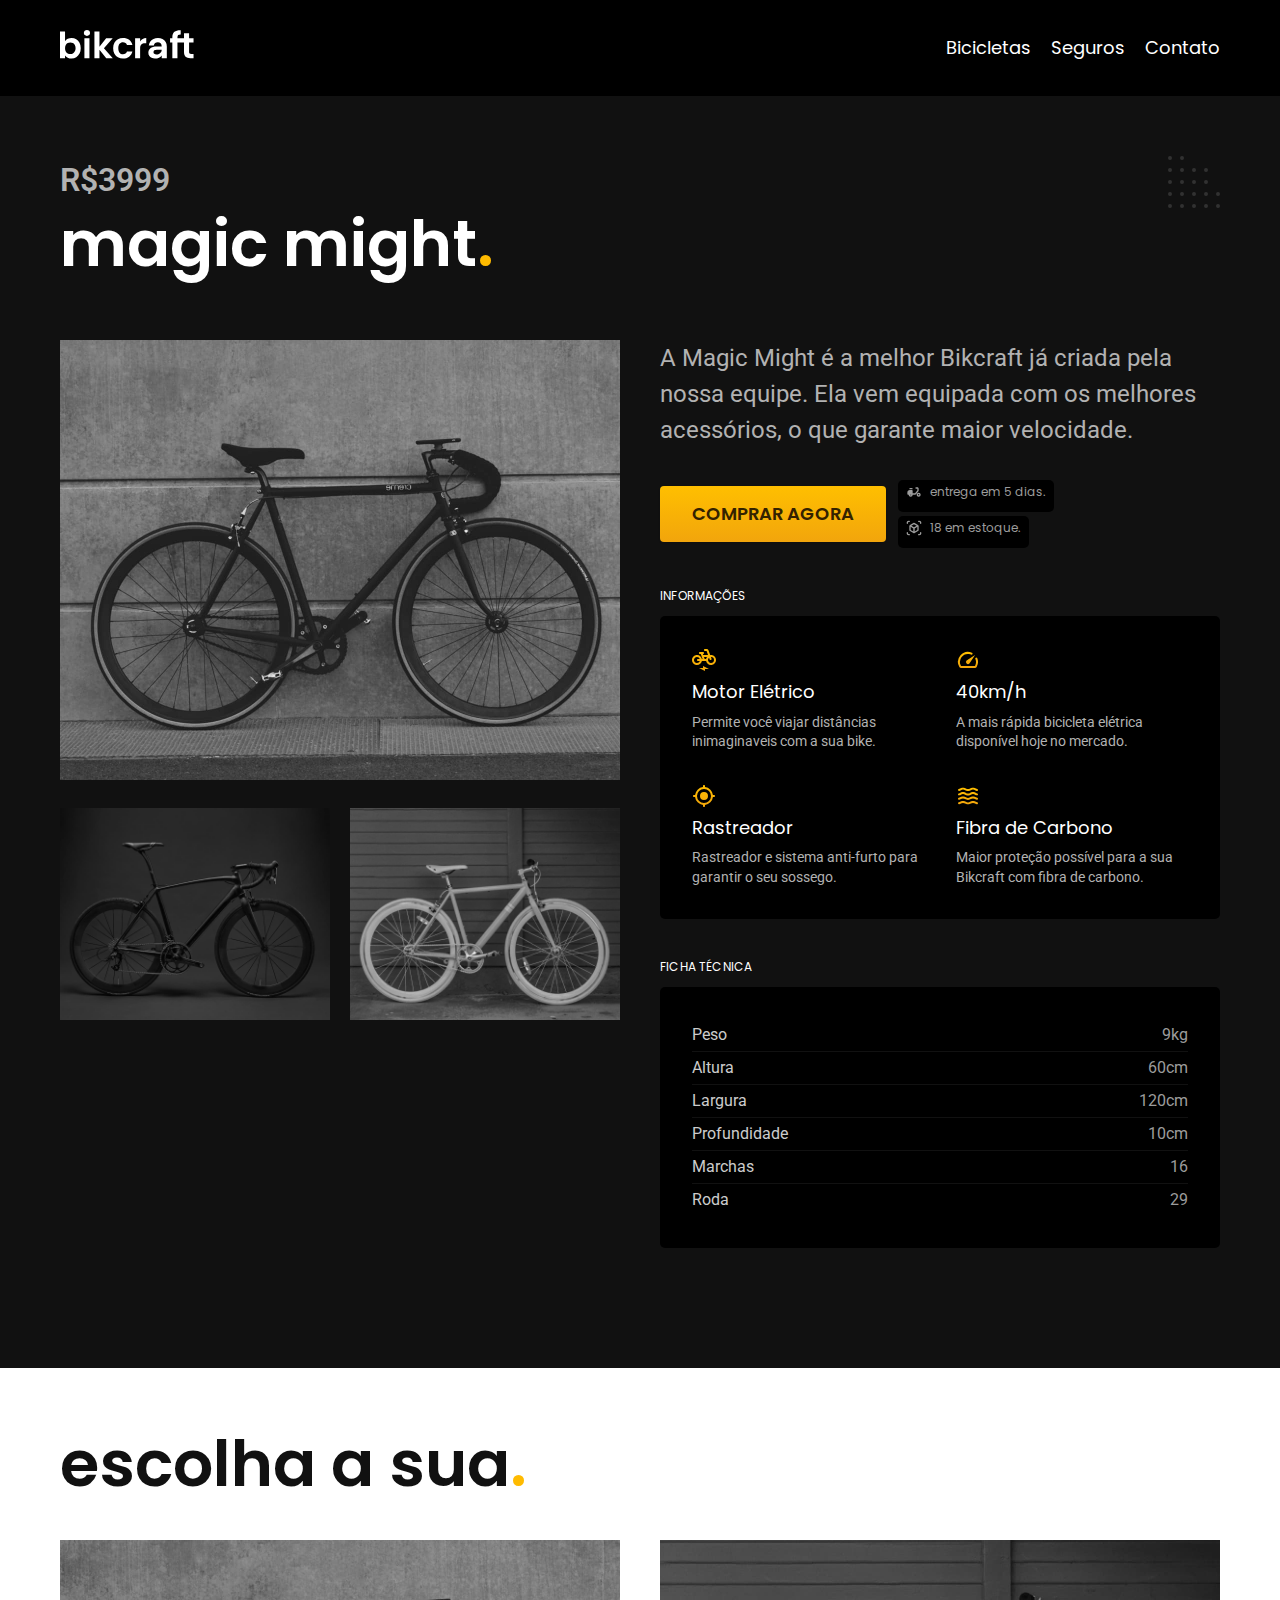
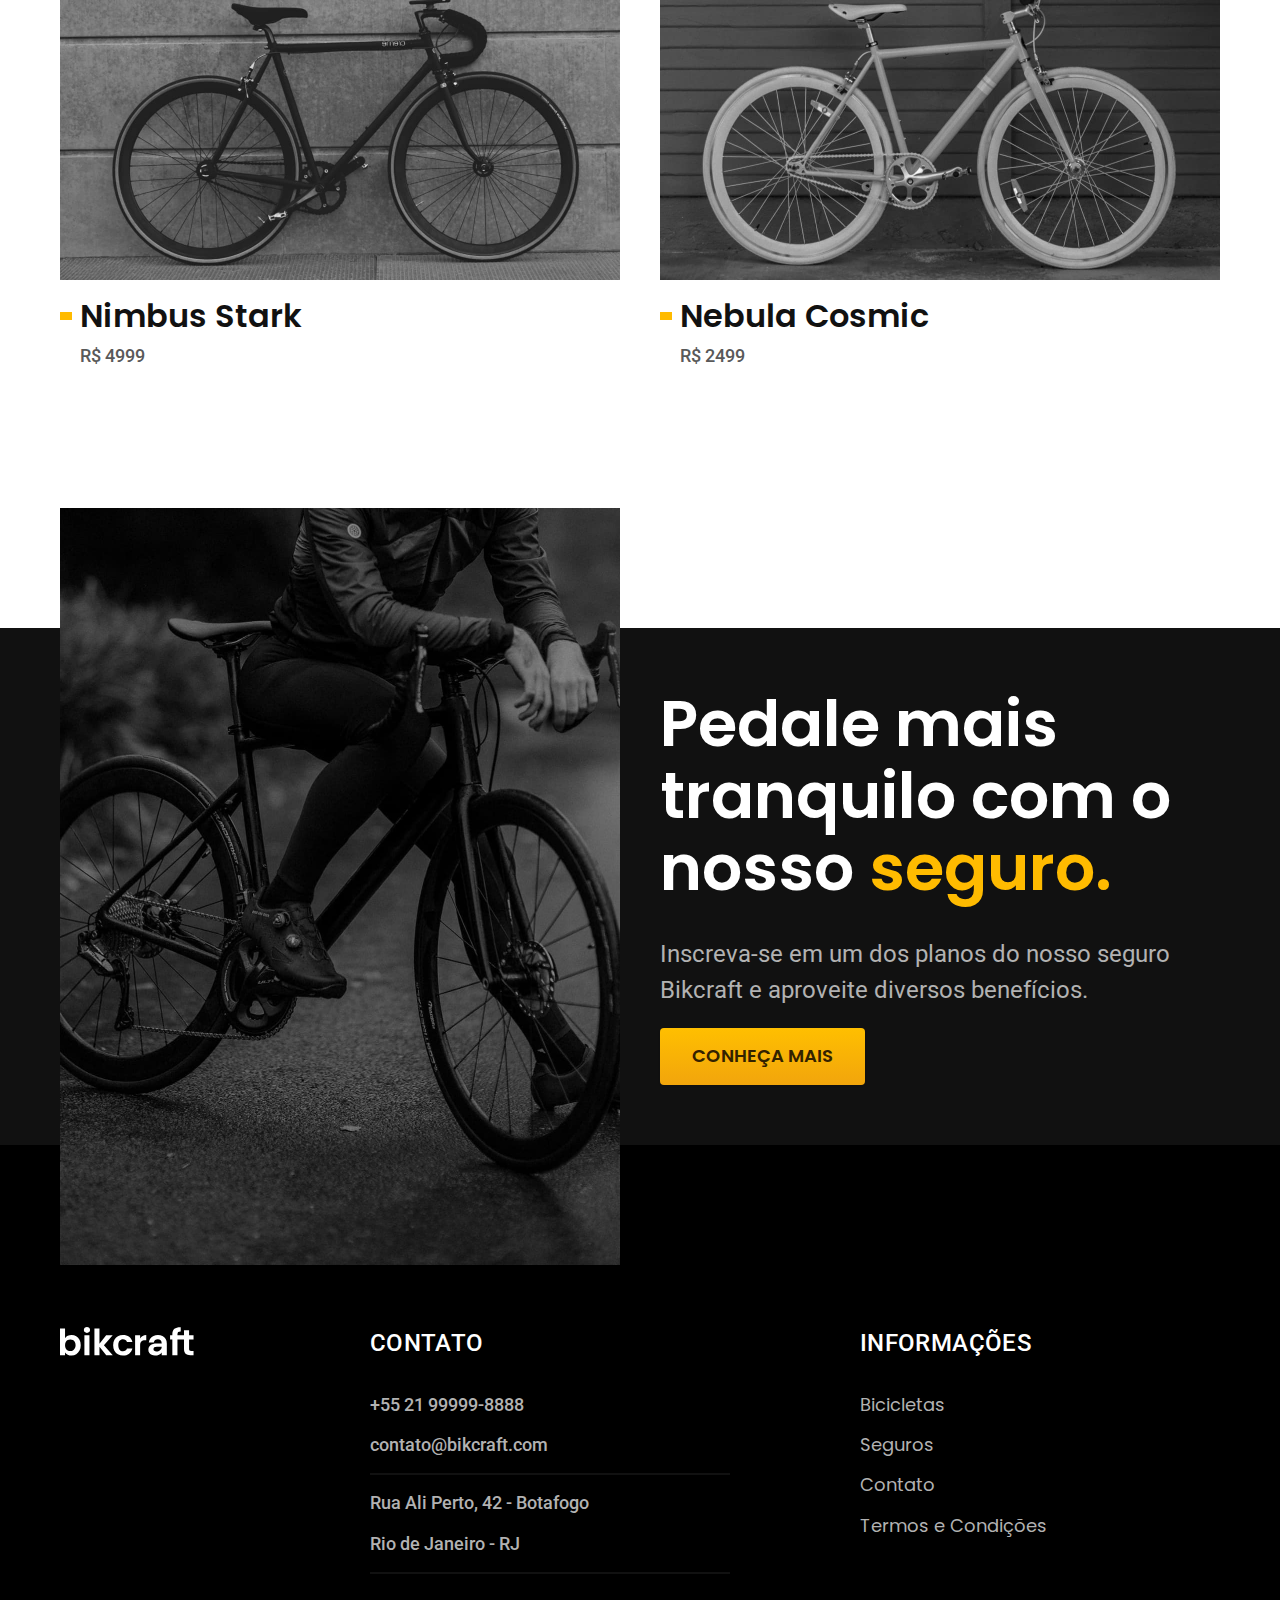
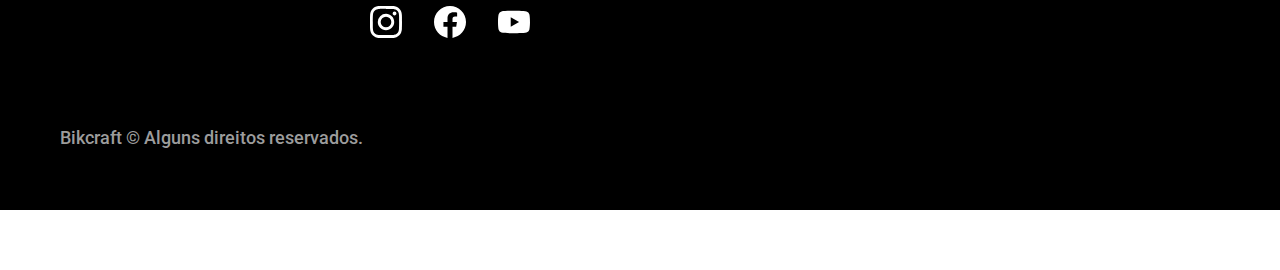
<file: bicicletas/magic.html>
<!DOCTYPE html>
<html lang="pt-br">

<head>
    <meta charset="UTF-8">
    <meta name="description" content="Nimbus Stark.">
    <meta name="viewport" content="width=device-width, initial-scale=1.0">
    <title>Magic Might | Bikcraft - Bicicletas Elétricas</title>

    <link rel="icon" href="../favicon.svg" type="image/svg+xml">
    <link rel="preload" href="../css/style.css" as="style">
    <link rel="stylesheet" href="../css/style.css">

    <link rel="preconnect" href="https://fonts.googleapis.com">
    <link rel="preconnect" href="https://fonts.gstatic.com" crossorigin>
    <link href="https://fonts.googleapis.com/css2?family=Merriweather:ital,wght@1,900&family=Poppins:wght@400;600&family=Roboto:wght@400;500&display=swap" rel="stylesheet">
    <script>document.documentElement.classList.add('js');</script>
</head>

<body id="bicicleta">
    <header class="header-bg">
        <div class="header container">
            <a href="../">
                <img src="../img/bikcraft.svg" alt="Bikcraft">
            </a>

            <nav aria-label="primaria">
                <ul class="header-menu font-1-m cor-0">
                    <li><a href="../bicicletas.html">Bicicletas</a></li>
                    <li><a href="../seguros.html">Seguros</a></li>
                    <li><a href="../contato.html">Contato</a></li>
                </ul>
            </nav>
        </div>
    </header>

    <main class="titulo-bg">
        <div>
            <div class="titulo container">
                <p class="font-2-xl cor-5">R$3999</p>
                <h1 class="font-1-xxl cor-0">magic might<span class="cor-p1">.</span></h1>
            </div>
        </div>

        <div class="bicicleta container">

            <div class="bicicleta-imagens">
                <img src="../img/bicicleta/nimbus2.jpg" alt="Bicicleta 1">
                <img src="../img/bicicleta/nimbus1.jpg" alt="Bicicleta 2">
                <img src="../img/bicicleta/nimbus3.jpg" alt="Bicicleta 3">
            </div>

            <div class="bicicleta-conteudo">

                <p class="font-2-l cor-5">A Magic Might é a melhor Bikcraft já criada pela nossa equipe. Ela vem equipada com os melhores acessórios, o que garante maior velocidade.</p>

                <div class="bicicleta-comprar">
                    <a class="botao" href="../orcamento.html?tipo=bikcraft&produto=magic">Comprar agora</a>
                    <span class="font-1-xs cor-6"><img src="../img/icones/entrega.svg" alt=""> entrega em 5 dias.</span>
                    <span class="font-1-xs cor-6"><img src="../img/icones/estoque.svg" alt=""> 18 em estoque.</span>
                </div>

                <h2 class="font-1-xs cor-0">Informações</h2>

                <ul class="bicicleta-informacoes">
                    <li>
                        <img src="../img/icones/eletrica.svg" alt="">
                        <h3 class="font-1-m cor-0">Motor Elétrico</h3>
                        <p class="font-2-xs cor-5">Permite você viajar distâncias inimaginaveis com a sua bike.</p>
                    </li>
                    <li>
                        <img src="../img/icones/velocidade.svg" alt="">
                        <h3 class="font-1-m cor-0">40km/h</h3>
                        <p class="font-2-xs cor-5">A mais rápida bicicleta elétrica disponível hoje no mercado.</p>
                    </li>
                    <li>
                        <img src="../img/icones/rastreador.svg" alt="">
                        <h3 class="font-1-m cor-0">Rastreador</h3>
                        <p class="font-2-xs cor-5">Rastreador e sistema anti-furto para garantir o seu sossego.</p>
                    </li>
                    <li>
                        <img src="../img/icones/carbono.svg" alt="">
                        <h3 class="font-1-m cor-0">Fibra de Carbono</h3>
                        <p class="font-2-xs cor-5">Maior proteção possível para a sua Bikcraft com fibra de carbono.</p>
                    </li>
                </ul>

                <h2 class="font-1-xs cor-0">Ficha Técnica</h2>

                <ul class="bicicleta-ficha font-2-s cor-4">
                    <li>Peso<span>9kg</span></li>
                    <li>Altura<span>60cm</span></li>
                    <li>Largura<span>120cm</span></li>
                    <li>Profundidade<span>10cm</span></li>
                    <li>Marchas<span>16</span></li>
                    <li>Roda<span>29</span></li>
                </ul>

            </div>

        </div>

    </main>

    <article class="bicicletas-lista container">
        <h2 class=" font-1-xxl">escolha a sua<span class="cor-p1">.</span></h2>

        <ul>
            <li>
                <a href="./nimbus.html">
                    <img src="../img/bicicletas/magic.jpg" alt="Bicicleta preta">
                    <h3 class="font-1-xl">Nimbus Stark</h3>
                    <span class="font-2-m cor-8">R$ 4999</span>
                </a>
            </li>

            <li>
                <a href="./nebula.html">
                    <img src="../img/bicicletas/nebula.jpg" alt="Bicicleta preta">
                    <h3 class="font-1-xl">Nebula Cosmic</h3>
                    <span class="font-2-m cor-8">R$ 2499</span>
                </a>
            </li>
        </ul>

    </article>

    <article class="bicicleta-seguro-bg">
        <div class="bicicleta-seguro container">
            <div class="bicicleta-seguro-imagem">
                <img src="../img/fotos/seguros.jpg" alt="Pessoa parada em cima de uma bicicleta.">
            </div>
            <div class="bicicleta-seguro-conteudo">
                <h2 class="font-1-xxl cor-0">Pedale mais tranquilo com o nosso <span class="cor-p1">seguro.</span></h2>
                <p class="font-2-l cor-5">Inscreva-se em um dos planos do nosso seguro Bikcraft e aproveite diversos benefícios.</p>
                <a class="botao" href="../seguros.html">Conheça Mais</a>
            </div>
        </div>

    </article>

    <footer class="footer-bg">
        <div class="footer container">
            <img src="../img/bikcraft.svg" alt="Bikcraft">

            <div class="footer-contato">
                <h3 class="font-2-l-b cor-0">Contato</h3>
                <ul class="font-2-m cor-5">
                    <li><a href="tel:+552199998888">+55 21 99999-8888</a></li>
                    <li><a href="mailto:contato@bikcraft.com">contato@bikcraft.com</a></li>
                    <li>Rua Ali Perto, 42 - Botafogo</li>
                    <li>Rio de Janeiro - RJ</li>
                </ul>
                <div class="footer-redes">
                    <a href="./"><img src="../img/redes/instagram.svg" alt="Instagram"></a>
                    <a href="../"><img src="../img/redes/facebook.svg" alt="Facebook"></a>
                    <a href="../"><img src="../img/redes/youtube.svg" alt="Youtube"></a>

                </div>
            </div>
            <div class="footer-informacoes">
                <h3 class="font-2-l-b cor-0">Informações</h3>
                <nav>
                    <ul class="font-1-m cor-5">
                        <li><a href="../bicicletas.html">Bicicletas</a></li>
                        <li><a href="../seguros.html">Seguros</a></li>
                        <li><a href="../contato.html">Contato</a></li>
                        <li><a href="../termos.html">Termos e Condições</a></li>
                    </ul>
                </nav>
            </div>
            <p class="footer-copy font-2-m cor-6">Bikcraft © Alguns direitos reservados.</p>
        </div>

    </footer>

    <script src="../js/script.js"></script>
</body>
</file>
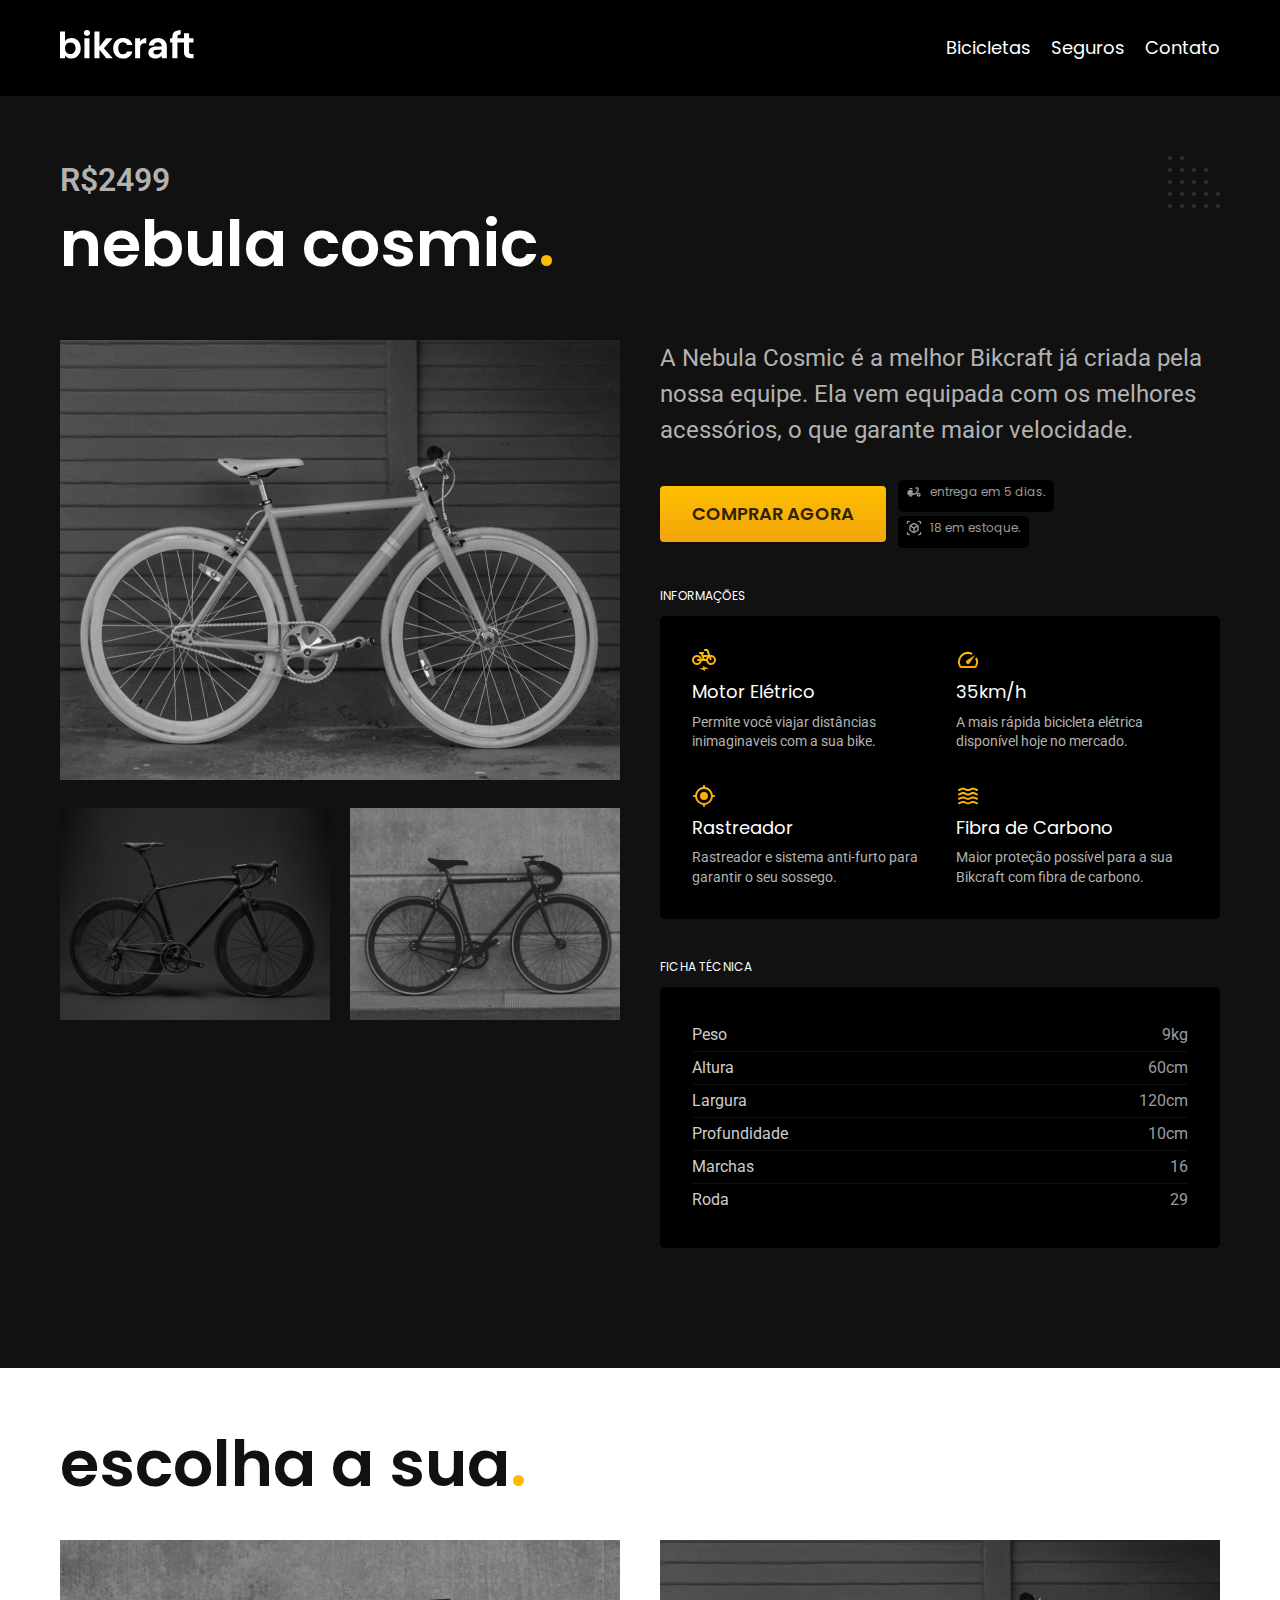
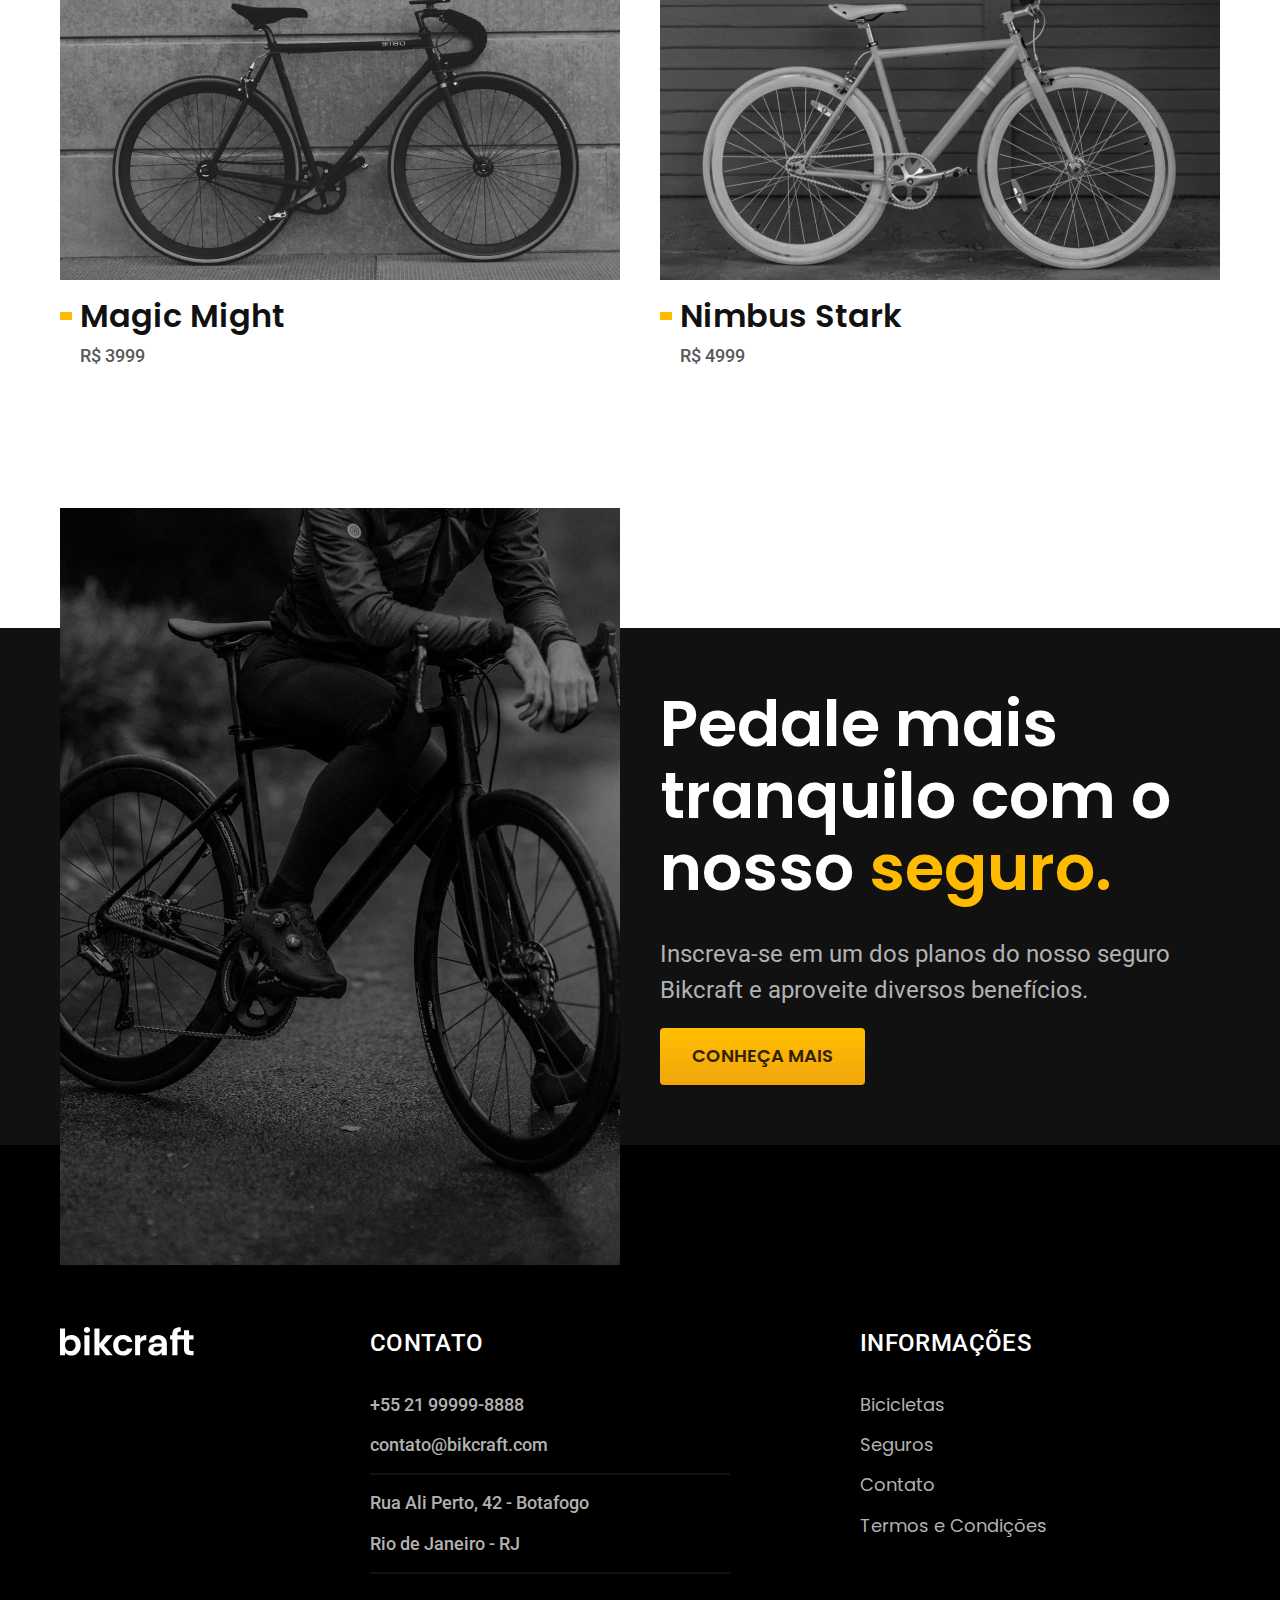
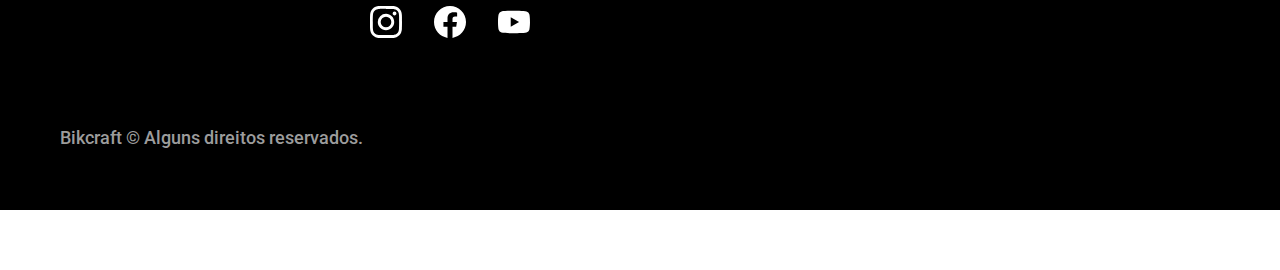
<file: bicicletas/nebula.html>
<!DOCTYPE html>
<html lang="pt-br">

<head>
    <meta charset="UTF-8">
    <meta name="description" content="Nimbus Stark.">
    <meta name="viewport" content="width=device-width, initial-scale=1.0">
    <title>Nebula Cosmic | Bikcraft - Bicicletas Elétricas</title>

    <link rel="icon" href="../favicon.svg" type="image/svg+xml">
    <link rel="preload" href="../css/style.css" as="style">
    <link rel="stylesheet" href="../css/style.css">

    <link rel="preconnect" href="https://fonts.googleapis.com">
    <link rel="preconnect" href="https://fonts.gstatic.com" crossorigin>
    <link href="https://fonts.googleapis.com/css2?family=Merriweather:ital,wght@1,900&family=Poppins:wght@400;600&family=Roboto:wght@400;500&display=swap" rel="stylesheet">
    <script>document.documentElement.classList.add('js');</script>
</head>

<body id="bicicleta">
    <header class="header-bg">
        <div class="header container">
            <a href="../">
                <img src="../img/bikcraft.svg" alt="Bikcraft">
            </a>

            <nav aria-label="primaria">
                <ul class="header-menu font-1-m cor-0">
                    <li><a href="../bicicletas.html">Bicicletas</a></li>
                    <li><a href="../seguros.html">Seguros</a></li>
                    <li><a href="../contato.html">Contato</a></li>
                </ul>
            </nav>
        </div>
    </header>

    <main class="titulo-bg">
        <div>
            <div class="titulo container">
                <p class="font-2-xl cor-5">R$2499</p>
                <h1 class="font-1-xxl cor-0">nebula cosmic<span class="cor-p1">.</span></h1>
            </div>
        </div>

        <div class="bicicleta container">

            <div class="bicicleta-imagens">
                <img src="../img/bicicleta/nimbus3.jpg" alt="Bicicleta 1">
                <img src="../img/bicicleta/nimbus1.jpg" alt="Bicicleta 2">
                <img src="../img/bicicleta/nimbus2.jpg" alt="Bicicleta 3">
            </div>

            <div class="bicicleta-conteudo">

                <p class="font-2-l cor-5">A Nebula Cosmic é a melhor Bikcraft já criada pela nossa equipe. Ela vem equipada com os melhores acessórios, o que garante maior velocidade.</p>

                <div class="bicicleta-comprar">
                    <a class="botao" href="../orcamento.html?tipo=bikcraft&produto=nebula">Comprar agora</a>
                    <span class="font-1-xs cor-6"><img src="../img/icones/entrega.svg" alt=""> entrega em 5 dias.</span>
                    <span class="font-1-xs cor-6"><img src="../img/icones/estoque.svg" alt=""> 18 em estoque.</span>
                </div>

                <h2 class="font-1-xs cor-0">Informações</h2>

                <ul class="bicicleta-informacoes">
                    <li>
                        <img src="../img/icones/eletrica.svg" alt="">
                        <h3 class="font-1-m cor-0">Motor Elétrico</h3>
                        <p class="font-2-xs cor-5">Permite você viajar distâncias inimaginaveis com a sua bike.</p>
                    </li>
                    <li>
                        <img src="../img/icones/velocidade.svg" alt="">
                        <h3 class="font-1-m cor-0">35km/h</h3>
                        <p class="font-2-xs cor-5">A mais rápida bicicleta elétrica disponível hoje no mercado.</p>
                    </li>
                    <li>
                        <img src="../img/icones/rastreador.svg" alt="">
                        <h3 class="font-1-m cor-0">Rastreador</h3>
                        <p class="font-2-xs cor-5">Rastreador e sistema anti-furto para garantir o seu sossego.</p>
                    </li>
                    <li>
                        <img src="../img/icones/carbono.svg" alt="">
                        <h3 class="font-1-m cor-0">Fibra de Carbono</h3>
                        <p class="font-2-xs cor-5">Maior proteção possível para a sua Bikcraft com fibra de carbono.</p>
                    </li>
                </ul>

                <h2 class="font-1-xs cor-0">Ficha Técnica</h2>

                <ul class="bicicleta-ficha font-2-s cor-4">
                    <li>Peso<span>9kg</span></li>
                    <li>Altura<span>60cm</span></li>
                    <li>Largura<span>120cm</span></li>
                    <li>Profundidade<span>10cm</span></li>
                    <li>Marchas<span>16</span></li>
                    <li>Roda<span>29</span></li>
                </ul>

            </div>

        </div>

    </main>

    <article class="bicicletas-lista container">
        <h2 class=" font-1-xxl">escolha a sua<span class="cor-p1">.</span></h2>

        <ul>
            <li>
                <a href="./magic.html">
                    <img src="../img/bicicletas/magic.jpg" alt="Bicicleta preta">
                    <h3 class="font-1-xl">Magic Might</h3>
                    <span class="font-2-m cor-8">R$ 3999</span>
                </a>
            </li>

            <li>
                <a href="./nimbus.html">
                    <img src="../img/bicicletas/nebula.jpg" alt="Bicicleta preta">
                    <h3 class="font-1-xl">Nimbus Stark</h3>
                    <span class="font-2-m cor-8">R$ 4999</span>
                </a>
            </li>
        </ul>

    </article>

    <article class="bicicleta-seguro-bg">
        <div class="bicicleta-seguro container">
            <div class="bicicleta-seguro-imagem">
                <img src="../img/fotos/seguros.jpg" alt="Pessoa parada em cima de uma bicicleta.">
            </div>
            <div class="bicicleta-seguro-conteudo">
                <h2 class="font-1-xxl cor-0">Pedale mais tranquilo com o nosso <span class="cor-p1">seguro.</span></h2>
                <p class="font-2-l cor-5">Inscreva-se em um dos planos do nosso seguro Bikcraft e aproveite diversos benefícios.</p>
                <a class="botao" href="../seguros.html">Conheça Mais</a>
            </div>
        </div>

    </article>

    <footer class="footer-bg">
        <div class="footer container">
            <img src="../img/bikcraft.svg" alt="Bikcraft">

            <div class="footer-contato">
                <h3 class="font-2-l-b cor-0">Contato</h3>
                <ul class="font-2-m cor-5">
                    <li><a href="tel:+552199998888">+55 21 99999-8888</a></li>
                    <li><a href="mailto:contato@bikcraft.com">contato@bikcraft.com</a></li>
                    <li>Rua Ali Perto, 42 - Botafogo</li>
                    <li>Rio de Janeiro - RJ</li>
                </ul>
                <div class="footer-redes">
                    <a href="./"><img src="../img/redes/instagram.svg" alt="Instagram"></a>
                    <a href="../"><img src="../img/redes/facebook.svg" alt="Facebook"></a>
                    <a href="../"><img src="../img/redes/youtube.svg" alt="Youtube"></a>

                </div>
            </div>
            <div class="footer-informacoes">
                <h3 class="font-2-l-b cor-0">Informações</h3>
                <nav>
                    <ul class="font-1-m cor-5">
                        <li><a href="../bicicletas.html">Bicicletas</a></li>
                        <li><a href="../seguros.html">Seguros</a></li>
                        <li><a href="../contato.html">Contato</a></li>
                        <li><a href="../termos.html">Termos e Condições</a></li>
                    </ul>
                </nav>
            </div>
            <p class="footer-copy font-2-m cor-6">Bikcraft © Alguns direitos reservados.</p>
        </div>

    </footer>

    <script src="../js/script.js"></script>
</body>
</file>
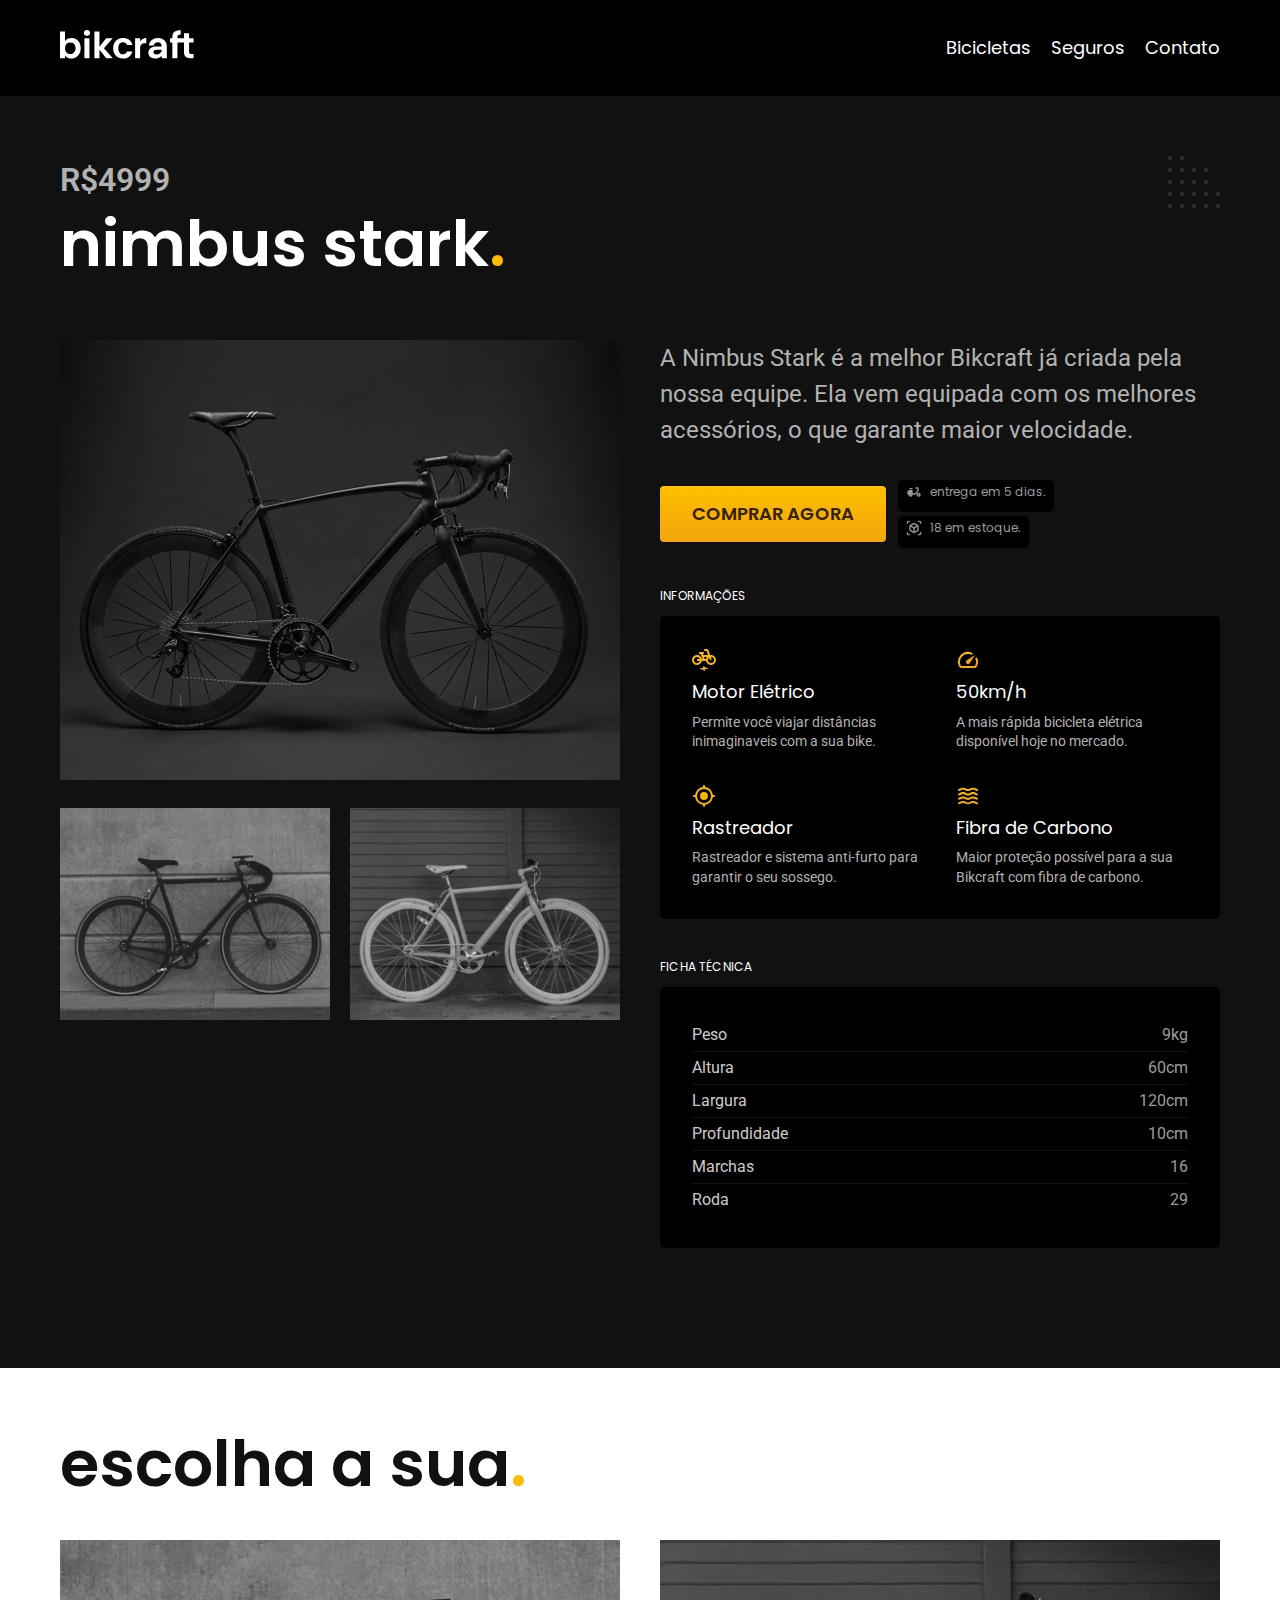
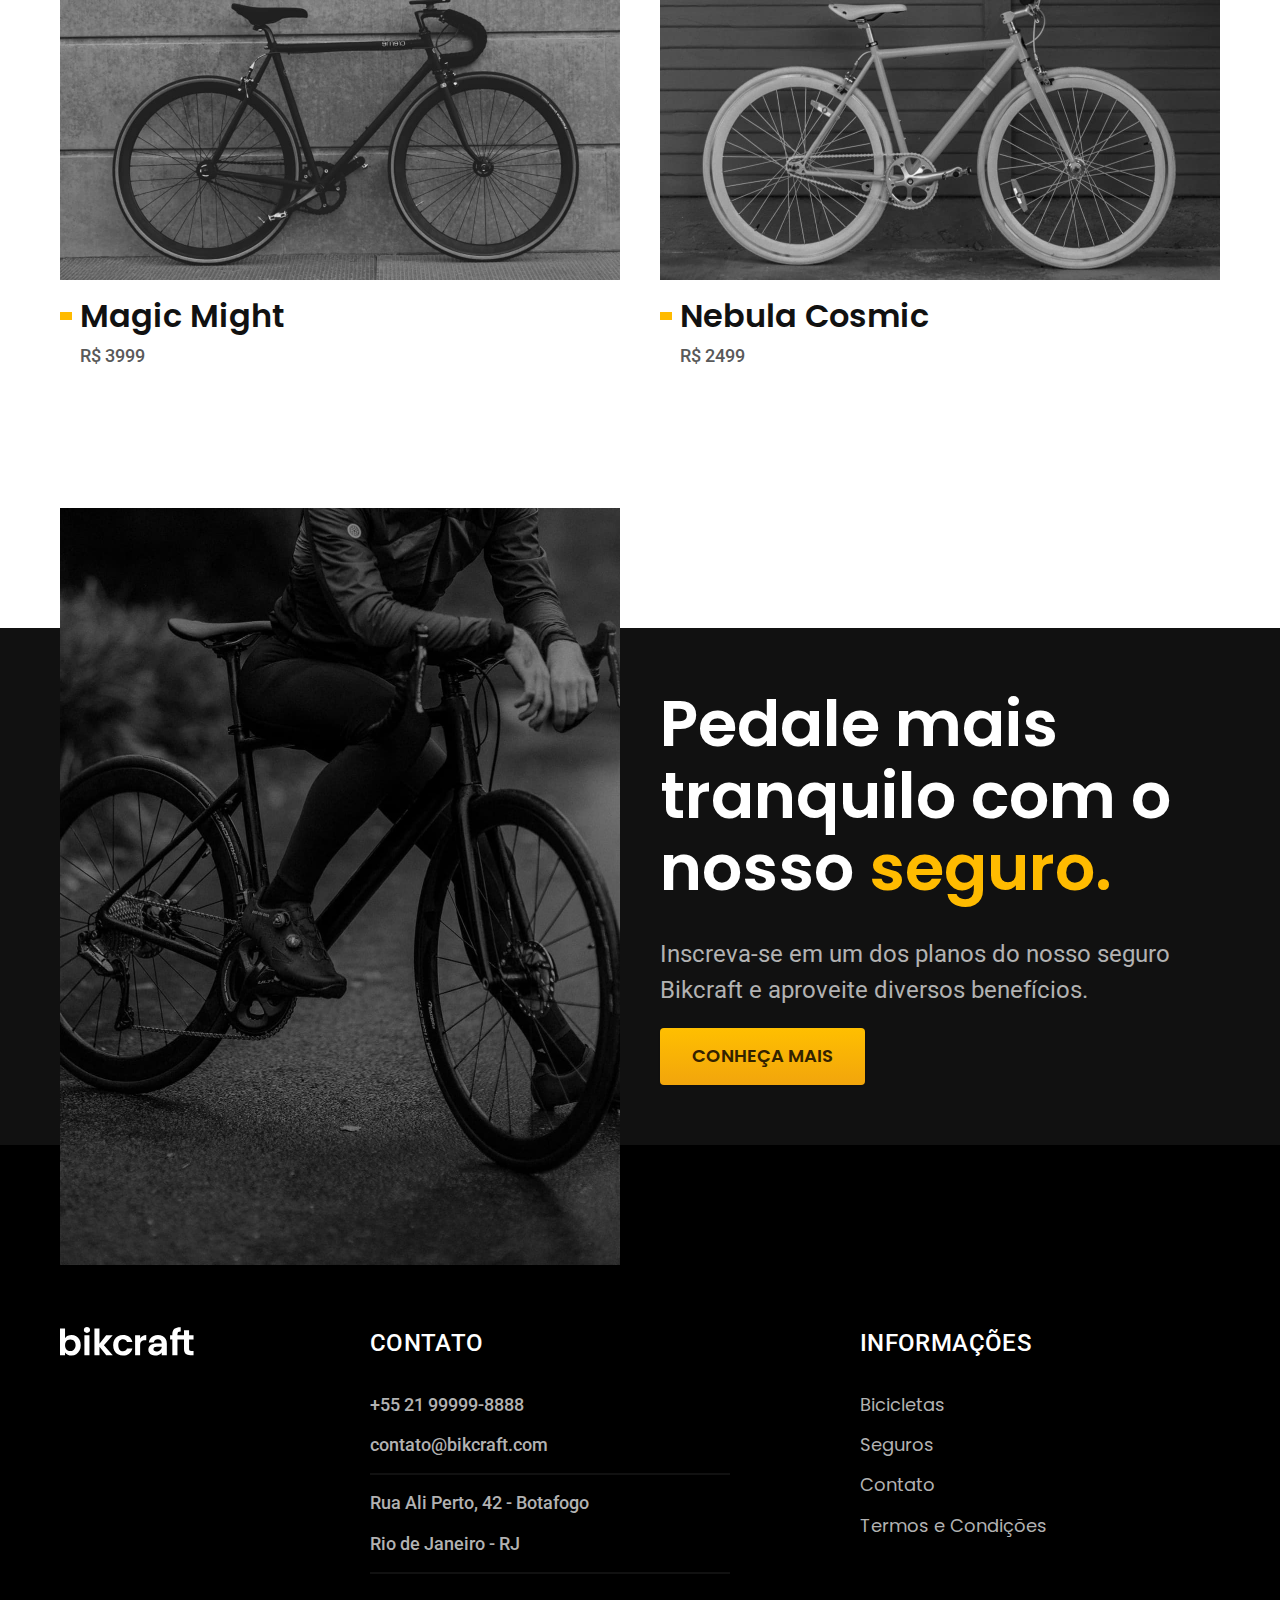
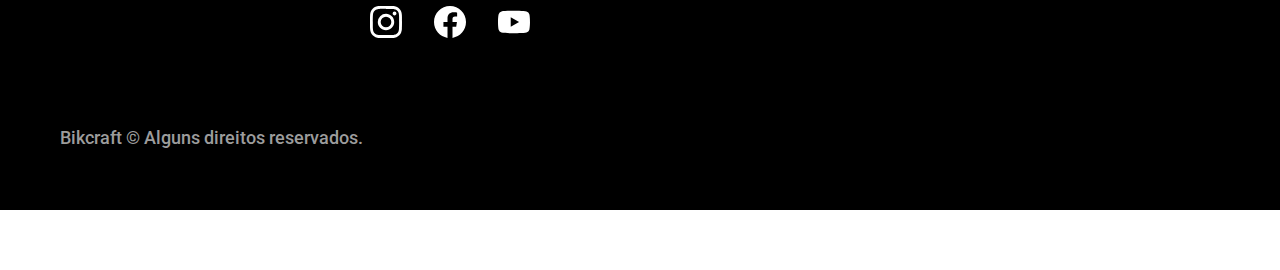
<file: bicicletas/nimbus.html>
<!DOCTYPE html>
<html lang="pt-br">

<head>
    <meta charset="UTF-8">
    <meta name="description" content="Nimbus Stark.">
    <meta name="viewport" content="width=device-width, initial-scale=1.0">
    <title>Nimbus Stark | Bikcraft - Bicicletas Elétricas</title>

    <link rel="icon" href="../favicon.svg" type="image/svg+xml">
    <link rel="preload" href="../css/style.css" as="style">
    <link rel="stylesheet" href="../css/style.css">

    <link rel="preconnect" href="https://fonts.googleapis.com">
    <link rel="preconnect" href="https://fonts.gstatic.com" crossorigin>
    <link href="https://fonts.googleapis.com/css2?family=Merriweather:ital,wght@1,900&family=Poppins:wght@400;600&family=Roboto:wght@400;500&display=swap" rel="stylesheet">
    <script>document.documentElement.classList.add('js');</script>
</head>

<body id="bicicleta">
    <header class="header-bg">
        <div class="header container">
            <a href="../">
                <img src="../img/bikcraft.svg" alt="Bikcraft">
            </a>

            <nav aria-label="primaria">
                <ul class="header-menu font-1-m cor-0">
                    <li><a href="../bicicletas.html">Bicicletas</a></li>
                    <li><a href="../seguros.html">Seguros</a></li>
                    <li><a href="../contato.html">Contato</a></li>
                </ul>
            </nav>
        </div>
    </header>

    <main class="titulo-bg">
        <div>
            <div class="titulo container">
                <p class="font-2-xl cor-5">R$4999</p>
                <h1 class="font-1-xxl cor-0">nimbus stark<span class="cor-p1">.</span></h1>
            </div>
        </div>

        <div class="bicicleta container">

            <div class="bicicleta-imagens">
                <img src="../img/bicicleta/nimbus1.jpg" alt="Bicicleta 1">
                <img src="../img/bicicleta/nimbus2.jpg" alt="Bicicleta 2">
                <img src="../img/bicicleta/nimbus3.jpg" alt="Bicicleta 3">
            </div>

            <div class="bicicleta-conteudo">

                <p class="font-2-l cor-5">A Nimbus Stark é a melhor Bikcraft já criada pela nossa equipe. Ela vem equipada com os melhores acessórios, o que garante maior velocidade.</p>

                <div class="bicicleta-comprar">
                    <a class="botao" href="../orcamento.html??tipo=bikcraft&produto=nimbus">Comprar agora</a>
                    <span class="font-1-xs cor-6"><img src="../img/icones/entrega.svg" alt=""> entrega em 5 dias.</span>
                    <span class="font-1-xs cor-6"><img src="../img/icones/estoque.svg" alt=""> 18 em estoque.</span>
                </div>

                <h2 class="font-1-xs cor-0">Informações</h2>

                <ul class="bicicleta-informacoes">
                    <li>
                        <img src="../img/icones/eletrica.svg" alt="">
                        <h3 class="font-1-m cor-0">Motor Elétrico</h3>
                        <p class="font-2-xs cor-5">Permite você viajar distâncias inimaginaveis com a sua bike.</p>
                    </li>
                    <li>
                        <img src="../img/icones/velocidade.svg" alt="">
                        <h3 class="font-1-m cor-0">50km/h</h3>
                        <p class="font-2-xs cor-5">A mais rápida bicicleta elétrica disponível hoje no mercado.</p>
                    </li>
                    <li>
                        <img src="../img/icones/rastreador.svg" alt="">
                        <h3 class="font-1-m cor-0">Rastreador</h3>
                        <p class="font-2-xs cor-5">Rastreador e sistema anti-furto para garantir o seu sossego.</p>
                    </li>
                    <li>
                        <img src="../img/icones/carbono.svg" alt="">
                        <h3 class="font-1-m cor-0">Fibra de Carbono</h3>
                        <p class="font-2-xs cor-5">Maior proteção possível para a sua Bikcraft com fibra de carbono.</p>
                    </li>
                </ul>

                <h2 class="font-1-xs cor-0">Ficha Técnica</h2>

                <ul class="bicicleta-ficha font-2-s cor-4">
                    <li>Peso<span>9kg</span></li>
                    <li>Altura<span>60cm</span></li>
                    <li>Largura<span>120cm</span></li>
                    <li>Profundidade<span>10cm</span></li>
                    <li>Marchas<span>16</span></li>
                    <li>Roda<span>29</span></li>
                </ul>

            </div>

        </div>

    </main>

    <article class="bicicletas-lista container">
        <h2 class=" font-1-xxl">escolha a sua<span class="cor-p1">.</span></h2>

        <ul>
            <li>
                <a href="./magic.html">
                    <img src="../img/bicicletas/magic.jpg" alt="Bicicleta preta">
                    <h3 class="font-1-xl">Magic Might</h3>
                    <span class="font-2-m cor-8">R$ 3999</span>
                </a>
            </li>

            <li>
                <a href="./nebula.html">
                    <img src="../img/bicicletas/nebula.jpg" alt="Bicicleta preta">
                    <h3 class="font-1-xl">Nebula Cosmic</h3>
                    <span class="font-2-m cor-8">R$ 2499</span>
                </a>
            </li>
        </ul>

    </article>

    <article class="bicicleta-seguro-bg">
        <div class="bicicleta-seguro container">
            <div class="bicicleta-seguro-imagem">
                <img src="../img/fotos/seguros.jpg" alt="Pessoa parada em cima de uma bicicleta.">
            </div>
            <div class="bicicleta-seguro-conteudo">
                <h2 class="font-1-xxl cor-0">Pedale mais tranquilo com o nosso <span class="cor-p1">seguro.</span></h2>
                <p class="font-2-l cor-5">Inscreva-se em um dos planos do nosso seguro Bikcraft e aproveite diversos benefícios.</p>
                <a class="botao" href="../seguros.html">Conheça Mais</a>
            </div>
        </div>

    </article>

    <footer class="footer-bg">
        <div class="footer container">
            <img src="../img/bikcraft.svg" alt="Bikcraft">

            <div class="footer-contato">
                <h3 class="font-2-l-b cor-0">Contato</h3>
                <ul class="font-2-m cor-5">
                    <li><a href="tel:+552199998888">+55 21 99999-8888</a></li>
                    <li><a href="mailto:contato@bikcraft.com">contato@bikcraft.com</a></li>
                    <li>Rua Ali Perto, 42 - Botafogo</li>
                    <li>Rio de Janeiro - RJ</li>
                </ul>
                <div class="footer-redes">
                    <a href="./"><img src="../img/redes/instagram.svg" alt="Instagram"></a>
                    <a href="../"><img src="../img/redes/facebook.svg" alt="Facebook"></a>
                    <a href="../"><img src="../img/redes/youtube.svg" alt="Youtube"></a>

                </div>
            </div>
            <div class="footer-informacoes">
                <h3 class="font-2-l-b cor-0">Informações</h3>
                <nav>
                    <ul class="font-1-m cor-5">
                        <li><a href="../bicicletas.html">Bicicletas</a></li>
                        <li><a href="../seguros.html">Seguros</a></li>
                        <li><a href="../contato.html">Contato</a></li>
                        <li><a href="../termos.html">Termos e Condições</a></li>
                    </ul>
                </nav>
            </div>
            <p class="footer-copy font-2-m cor-6">Bikcraft © Alguns direitos reservados.</p>
        </div>

    </footer>

    <script src="../js/script.js"></script>
</body>
</file>
<file: css/style.css>
/* Global */
@import "./global/global.css";
@import "./global/header.css";
@import "./global/footer.css";


/* Utilidades */
@import "./utilidades/componentes.css";
@import "./utilidades/formulario.css";
@import "./utilidades/tipografia.css";
@import "./utilidades/cores.css";
@import "./utilidades/animacao.css";

/* Home */
@import "./home/introducao.css";
@import "./home/tecnologia.css";
@import "./home/parceiros.css";
@import "./home/depoimento.css";

/* Bicicletas */
@import "./bicicletas/bicicletas-lista.css";
@import "./bicicletas/bicicletas.css";

/* Bicicleta */
@import "./bicicleta/bicicleta.css";
@import "./bicicleta/bicicleta-seguro.css";

/* Seguros */
@import "./seguros/seguros.css";
@import "./seguros/vantagens.css";
@import "./seguros/perguntas.css";

/* Contato */
@import "./contato/contato.css";
@import "./contato/lojas.css";

/* Orçamento */
@import "./orcamento/orcamento.css";

/* Termos e condições */
@import "./termos/termos.css";
</file>
